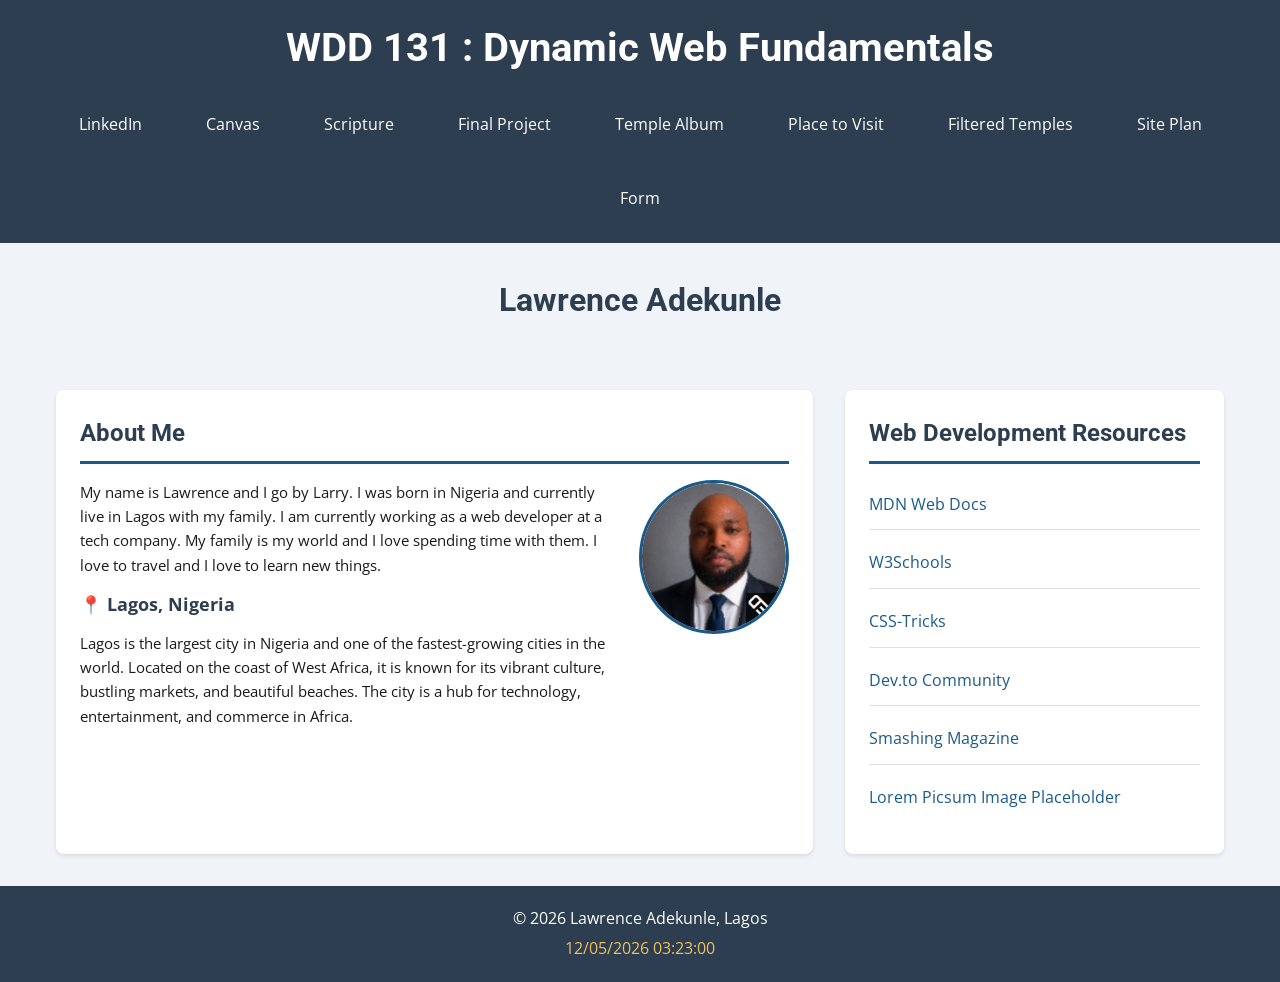
<file: index.html>
<!DOCTYPE html>
<html lang="en">
<head>
    <meta charset="UTF-8">
    <meta name="viewport" content="width=device-width, initial-scale=1.0">
    
    <!-- Page Title -->
    <title>WDD 131 – Dynamic Web Fundamentals – Lawrence Adekunle</title>
    
    <!-- Meta Description -->
    <meta name="description" content="WDD 131 – Dynamic Web Fundamentals - Lawrence Adekunle. Learning web development with HTML, CSS, and JavaScript.">
    
    <!-- Meta Author -->
    <meta name="author" content="Lawrence Adekunle">
    
    <!-- Google Fonts - Using link method (not @import) -->
    <link rel="preconnect" href="https://fonts.googleapis.com">
    <link rel="preconnect" href="https://fonts.gstatic.com" crossorigin>
    <link href="https://fonts.googleapis.com/css2?family=Roboto:wght@300;400;700&family=Open+Sans:wght@400;600&display=swap" rel="stylesheet">
    
    <!-- CSS Stylesheet -->
    <link rel="stylesheet" href="styles/base.css">
    
    <!-- JavaScript -->
    <script src="scripts/getdates.js" defer></script>
</head>
<body>
    <header>
        <!-- Fixed: span with course-title ID -->
        <span id="course-title">WDD 131 : Dynamic Web Fundamentals</span>
        <nav>
            <a href="https://www.linkedin.com/in/yourprofile/">LinkedIn</a>
            <a href="https://byupw.instructure.com/">Canvas</a>
            <a href="https://www.churchofjesuschrist.org/study/scriptures/bofm/1-ne/3?lang=eng&id=p7#p7">Scripture</a>
            <a href="#">Final Project</a>
            <a href="temple.html">Temple Album</a>
            <a href="place.html">Place to Visit</a>
            <a href="filtered-temples.html">Filtered Temples</a>
            <a href="project/siteplan.html">Site Plan</a>
            <a href="form.html">Form</a>
        </nav>
    </header>
    
    <main>
        <!-- Fixed: Only one h1 in main -->
        <h1>Lawrence Adekunle</h1>
        
        <section class="card about-card">
            <h2>About Me</h2>
            <div class="about-content">
                <div class="about-text">
                    <p>My name is Lawrence and I go by Larry. I was born in Nigeria and currently live in Lagos with my family. I am currently working as a web developer at a tech company. My family is my world and I love spending time with them. I love to travel and I love to learn new things.</p>
                    <p><strong>📍 Lagos, Nigeria</strong></p>
                    <p>Lagos is the largest city in Nigeria and one of the fastest-growing cities in the world. Located on the coast of West Africa, it is known for its vibrant culture, bustling markets, and beautiful beaches. The city is a hub for technology, entertainment, and commerce in Africa.</p>
                </div>
                <img src="images/law.png" alt="Profile photo of Lawrence Adekunle" class="profile-image" width="150" height="150">
            </div>
        </section>
        
        <section class="card resources-card">
            <h2>Web Development Resources</h2>
            <ul class="resources-list">
                <li><a href="https://developer.mozilla.org/en-US/">MDN Web Docs</a></li>
                <li><a href="https://www.w3schools.com/">W3Schools</a></li>
                <li><a href="https://css-tricks.com/">CSS-Tricks</a></li>
                <li><a href="https://dev.to/">Dev.to Community</a></li>
                <li><a href="https://www.smashingmagazine.com/">Smashing Magazine</a></li>
                <li><a href="https://loremipsum.io/">Lorem Picsum Image Placeholder</a></li>
            </ul>
        </section>
    </main>
    
    <footer>
        <!-- Fixed: span inside first p -->
        <p>&copy; <span id="currentyear"></span> Lawrence Adekunle, Lagos</p>
        <p id="lastModified"></p>
    </footer>
</body>
</html>
</file>
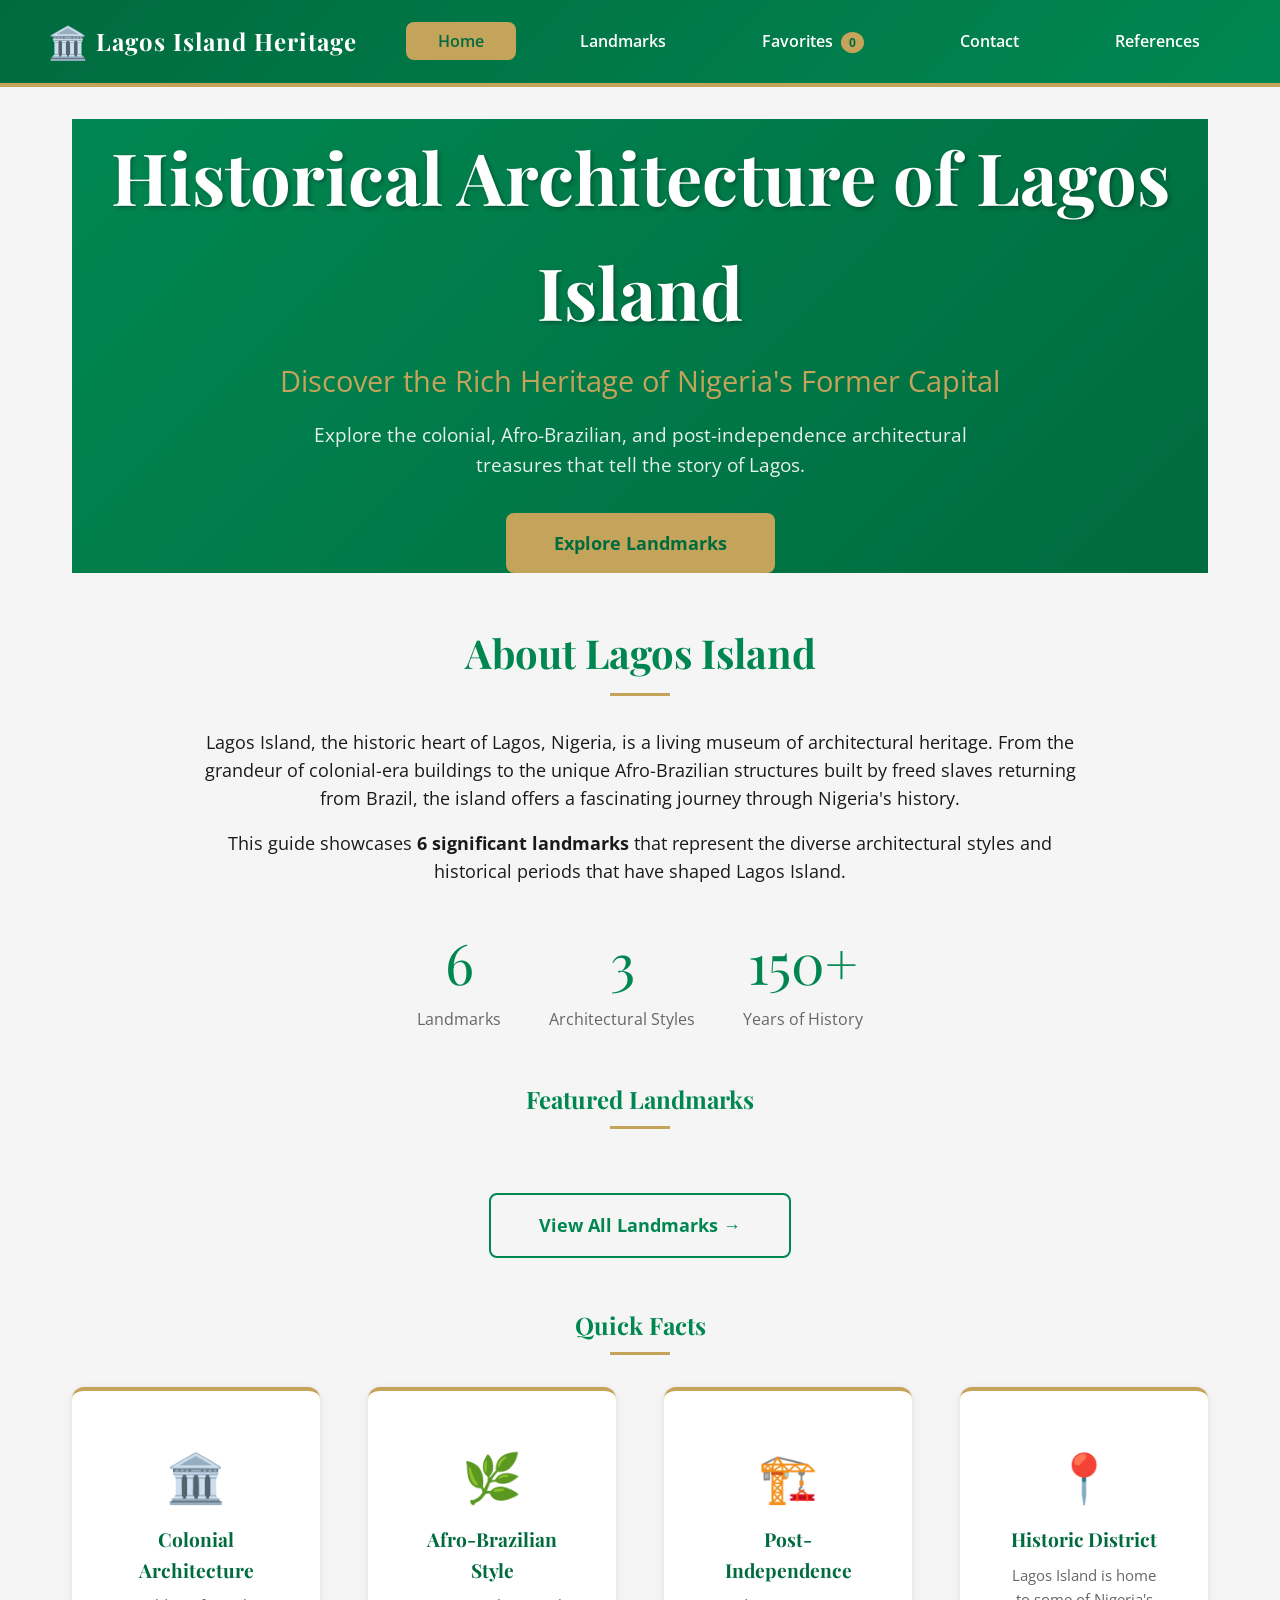
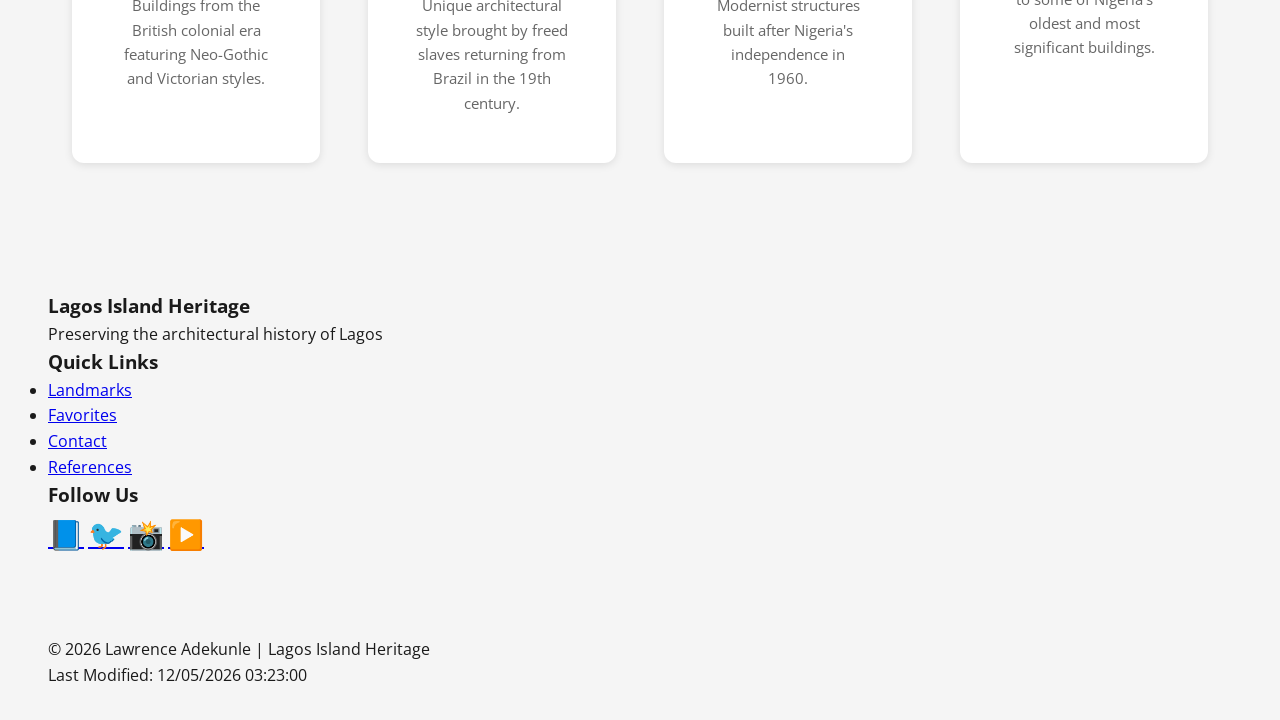
<file: project/index.html>
<!DOCTYPE html>
<html lang="en">
<head>
    <meta charset="UTF-8">
    <meta name="viewport" content="width=device-width, initial-scale=1.0">
    <meta name="description" content="Discover the historical architecture of Lagos Island, Nigeria. Explore colonial, Afro-Brazilian, and post-independence landmarks.">
    <meta name="author" content="Lawrence Adekunle">
    <title>Lagos Island Heritage - Historical Architecture Guide</title>
    
    <!-- Google Fonts -->
    <link rel="preconnect" href="https://fonts.googleapis.com">
    <link rel="preconnect" href="https://fonts.gstatic.com" crossorigin>
    <link href="https://fonts.googleapis.com/css2?family=Open+Sans:wght@400;600;700&amp;family=Playfair+Display:wght@700&amp;display=swap" rel="stylesheet">
    
    <!-- CSS -->
    <link rel="stylesheet" href="styles/main.css">
    <link rel="stylesheet" href="styles/main-large.css">
    
    <!-- JavaScript -->
    <script src="scripts/main.js" defer></script>
</head>
<body>
    <header>
        <div class="logo-container">
            <a href="index.html" class="logo-link">
                <span class="logo">🏛️</span>
                <span class="logo-text">Lagos Island Heritage</span>
            </a>
        </div>
        <nav>
            <button class="hamburger" aria-label="Toggle navigation">☰</button>
            <ul class="nav-links">
                <li><a href="index.html" class="active">Home</a></li>
                <li><a href="landmarks.html">Landmarks</a></li>
                <li><a href="favorites.html">Favorites <span id="favorites-count" class="badge">0</span></a></li>
                <li><a href="contact.html">Contact</a></li>
                <li><a href="references.html">References</a></li>
            </ul>
        </nav>
    </header>
    
    <main>
        <!-- Hero Section -->
        <section class="hero">
            <div class="hero-content">
                <h1>Historical Architecture of Lagos Island</h1>
                <p class="hero-subtitle">Discover the Rich Heritage of Nigeria's Former Capital</p>
                <p class="hero-description">Explore the colonial, Afro-Brazilian, and post-independence architectural treasures that tell the story of Lagos.</p>
                <a href="landmarks.html" class="btn-primary">Explore Landmarks</a>
            </div>
        </section>
        
        <!-- Introduction Section -->
        <section class="introduction">
            <h2>About Lagos Island</h2>
            <div class="intro-content">
                <p>Lagos Island, the historic heart of Lagos, Nigeria, is a living museum of architectural heritage. From the grandeur of colonial-era buildings to the unique Afro-Brazilian structures built by freed slaves returning from Brazil, the island offers a fascinating journey through Nigeria's history.</p>
                <p>This guide showcases <strong>6 significant landmarks</strong> that represent the diverse architectural styles and historical periods that have shaped Lagos Island.</p>
                <div class="stats">
                    <div class="stat">
                        <span class="stat-number">6</span>
                        <span class="stat-label">Landmarks</span>
                    </div>
                    <div class="stat">
                        <span class="stat-number">3</span>
                        <span class="stat-label">Architectural Styles</span>
                    </div>
                    <div class="stat">
                        <span class="stat-number">150+</span>
                        <span class="stat-label">Years of History</span>
                    </div>
                </div>
            </div>
        </section>
        
        <!-- Featured Landmarks Preview -->
        <section class="featured">
            <h2>Featured Landmarks</h2>
            <div id="featured-container" class="featured-grid">
                <!-- Dynamically loaded by JavaScript -->
            </div>
            <div class="view-all">
                <a href="landmarks.html" class="btn-secondary">View All Landmarks →</a>
            </div>
        </section>
        
        <!-- Quick Facts -->
        <section class="quick-facts">
            <h2>Quick Facts</h2>
            <div class="facts-grid">
                <div class="fact-card">
                    <span class="fact-icon">🏛️</span>
                    <h3>Colonial Architecture</h3>
                    <p>Buildings from the British colonial era featuring Neo-Gothic and Victorian styles.</p>
                </div>
                <div class="fact-card">
                    <span class="fact-icon">🌿</span>
                    <h3>Afro-Brazilian Style</h3>
                    <p>Unique architectural style brought by freed slaves returning from Brazil in the 19th century.</p>
                </div>
                <div class="fact-card">
                    <span class="fact-icon">🏗️</span>
                    <h3>Post-Independence</h3>
                    <p>Modernist structures built after Nigeria's independence in 1960.</p>
                </div>
                <div class="fact-card">
                    <span class="fact-icon">📍</span>
                    <h3>Historic District</h3>
                    <p>Lagos Island is home to some of Nigeria's oldest and most significant buildings.</p>
                </div>
            </div>
        </section>
    </main>
    
    <footer>
        <div class="footer-content">
            <div class="footer-section">
                <h4>Lagos Island Heritage</h4>
                <p>Preserving the architectural history of Lagos</p>
            </div>
            <div class="footer-section">
                <h4>Quick Links</h4>
                <ul>
                    <li><a href="landmarks.html">Landmarks</a></li>
                    <li><a href="favorites.html">Favorites</a></li>
                    <li><a href="contact.html">Contact</a></li>
                    <li><a href="references.html">References</a></li>
                </ul>
            </div>
            <div class="footer-section">
                <h4>Follow Us</h4>
                <div class="social-links">
                    <a href="#" aria-label="Facebook">📘</a>
                    <a href="#" aria-label="Twitter">🐦</a>
                    <a href="#" aria-label="Instagram">📸</a>
                    <a href="#" aria-label="YouTube">▶️</a>
                </div>
            </div>
        </div>
        <div class="footer-bottom">
            <p>&copy; <span id="year"></span> Lawrence Adekunle | Lagos Island Heritage</p>
            <p id="lastModified">Last Modified: </p>
        </div>
    </footer>
    
    <div id="notification" class="notification" style="display:none;"></div>
</body>
</html>
</file>
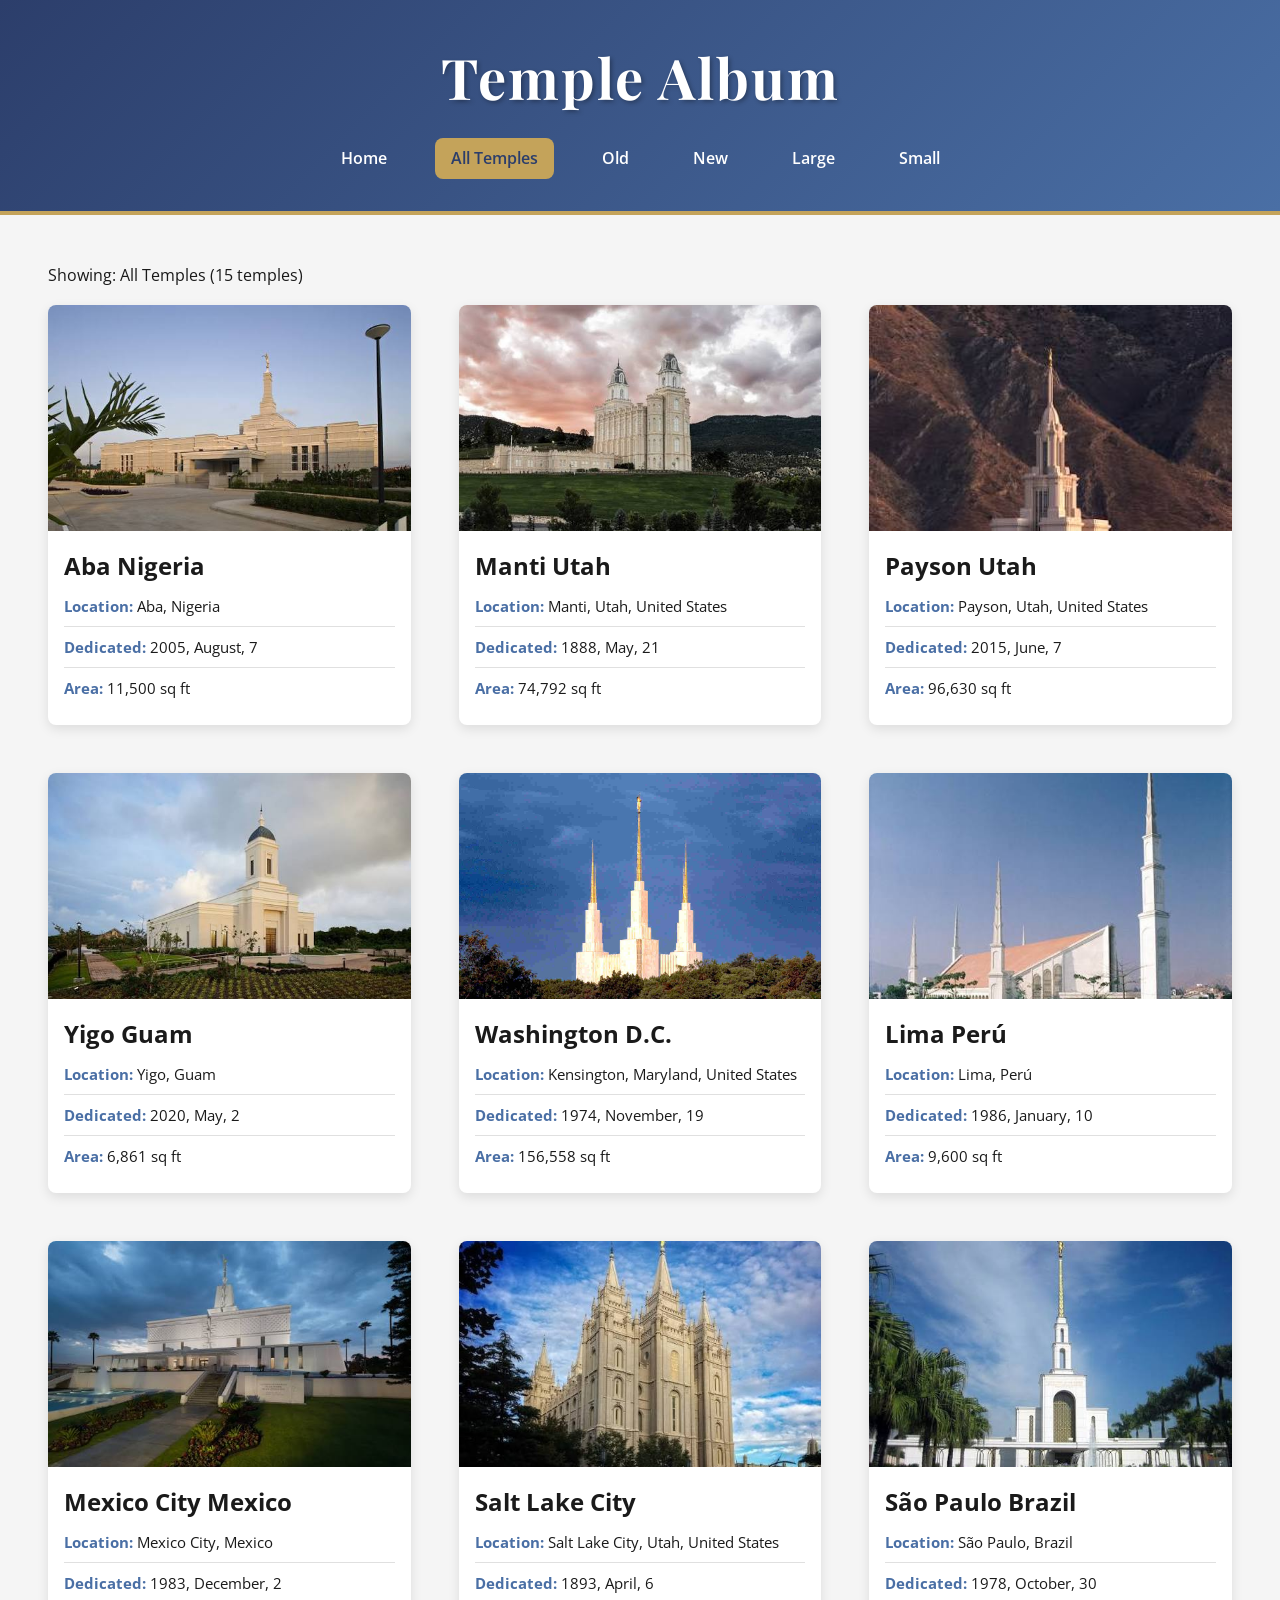
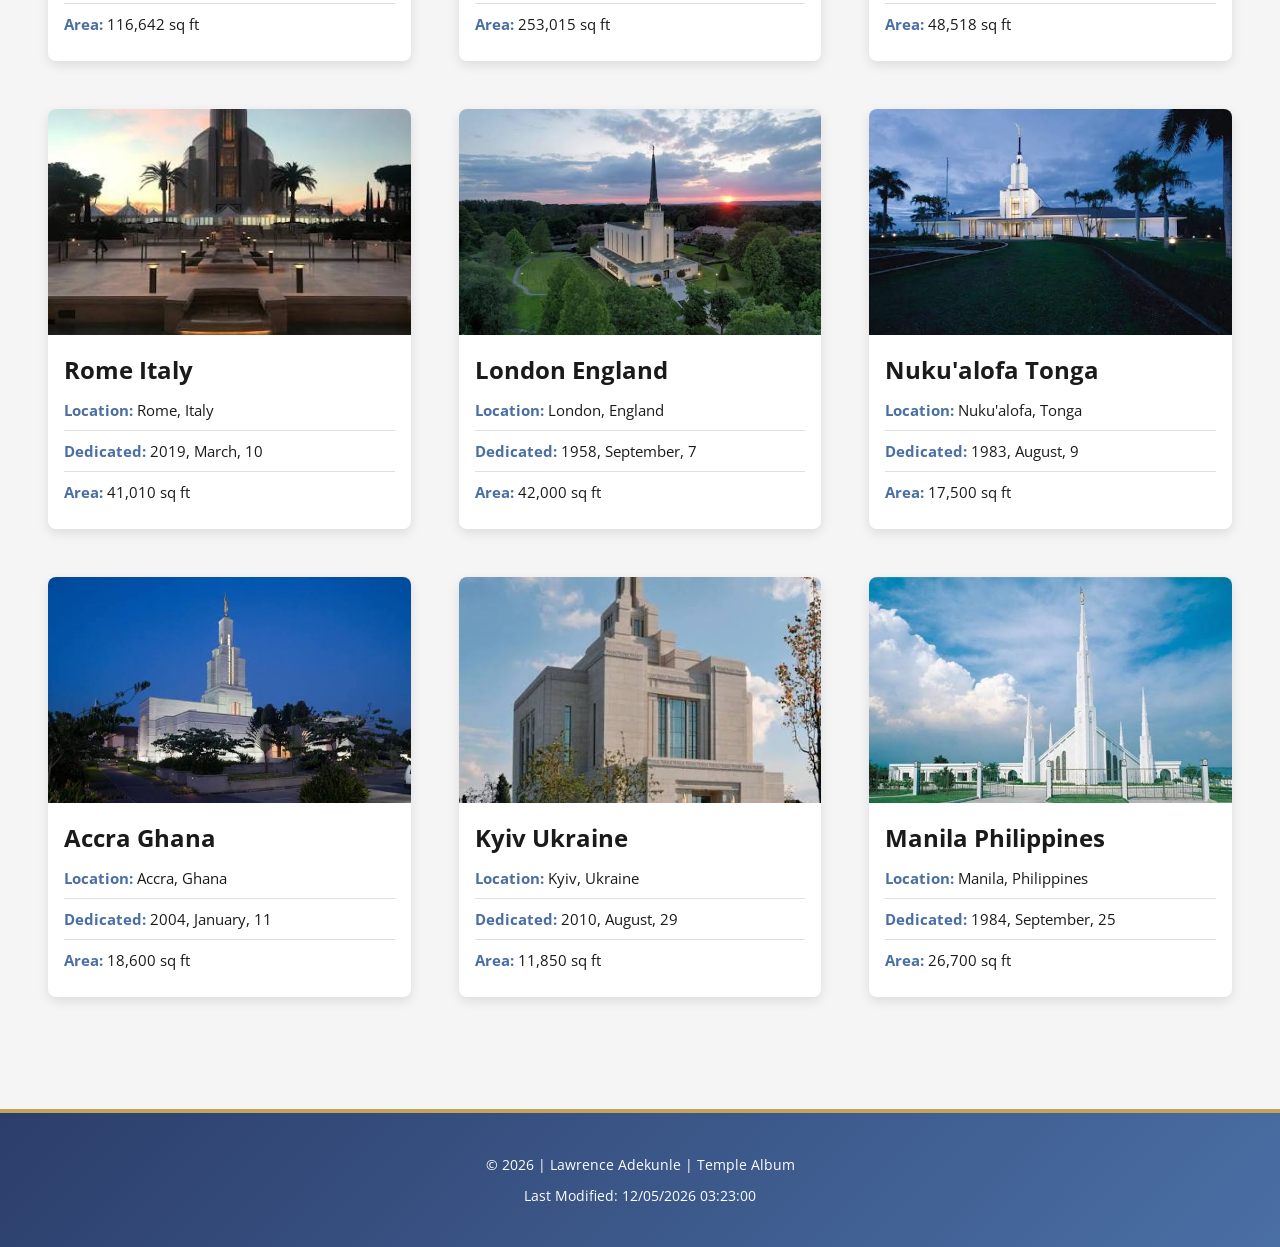
<file: filtered-temples.html>
<!DOCTYPE html>
<html lang="en">
<head>
    <meta charset="UTF-8">
    <meta name="viewport" content="width=device-width, initial-scale=1.0">
    <meta name="description" content="Explore temples of The Church of Jesus Christ of Latter-day Saints with interactive filtering">
    <meta name="author" content="Lawrence Adekunle">
    <title>Temple Album - Filtered Temples</title>
    
    <!-- Google Fonts -->
    <link rel="preconnect" href="https://fonts.googleapis.com">
    <link rel="preconnect" href="https://fonts.gstatic.com" crossorigin>
    <link href="https://fonts.googleapis.com/css2?family=Open+Sans:wght@400;600;700&amp;family=Playfair+Display:wght@700&amp;display=swap" rel="stylesheet">
    
    <!-- CSS -->
    <link rel="stylesheet" href="styles/filtered-temples.css">
    <link rel="stylesheet" href="styles/filtered-temples-large.css">
    
    <!-- JavaScript -->
    <script src="scripts/filtered-temples.js" defer></script>
</head>
<body>
    <header>
        <h1>Temple Album</h1>
        <nav>
            <a href="index.html" id="home-page">Home</a>
            <a href="#" id="filter-home" class="active">All Temples</a>
            <a href="#" id="filter-old">Old</a>
            <a href="#" id="filter-new">New</a>
            <a href="#" id="filter-large">Large</a>
            <a href="#" id="filter-small">Small</a>
        </nav>
    </header>
    
    <main>
        <!-- Filter Status Bar -->
        <div id="filter-status" class="filter-status">
            Showing: <span id="current-filter">All Temples</span>
            <span id="temple-count">(0 temples)</span>
        </div>
        
        <div id="temple-grid" class="temple-grid">
            <!-- Temple 1 -->
            <figure data-category="new" data-area="11500" data-year="2005">
                <img src="images/aba_nigeria.jpg"  alt="Aba Nigeria Temple" loading="lazy" 
                     width="400" 
                     height="250">
                <figcaption>
                    <h2>Aba Nigeria</h2>
                    <div class="temple-details">
                        <p><strong>Location:</strong> <span class="value">Aba, Nigeria</span></p>
                        <p><strong>Dedicated:</strong> <span class="value">2005, August, 7</span></p>
                        <p><strong>Area:</strong> <span class="value">11,500 sq ft</span></p>
                    </div>
                </figcaption>
            </figure>

            <!-- Temple 2 -->
            <figure data-category="old" data-area="74792" data-year="1888">
                <img src="images/manti_utah.jpg" 
                     alt="Manti Utah Temple" 
                     loading="lazy" 
                     width="400" 
                     height="250">
                <figcaption>
                    <h2>Manti Utah</h2>
                    <div class="temple-details">
                        <p><strong>Location:</strong> <span class="value">Manti, Utah, United States</span></p>
                        <p><strong>Dedicated:</strong> <span class="value">1888, May, 21</span></p>
                        <p><strong>Area:</strong> <span class="value">74,792 sq ft</span></p>
                    </div>
                </figcaption>
            </figure>

            <!-- Temple 3 -->
            <figure data-category="new large" data-area="96630" data-year="2015">
                <img src="images/payson_utah.jpg" alt="Payson Utah Temple" loading="lazy" 
                     width="400" 
                     height="250">
                <figcaption>
                    <h2>Payson Utah</h2>
                    <div class="temple-details">
                        <p><strong>Location:</strong> <span class="value">Payson, Utah, United States</span></p>
                        <p><strong>Dedicated:</strong> <span class="value">2015, June, 7</span></p>
                        <p><strong>Area:</strong> <span class="value">96,630 sq ft</span></p>
                    </div>
                </figcaption>
            </figure>

            <!-- Temple 4 -->
            <figure data-category="new small" data-area="6861" data-year="2020">
                <img src="images/yigo_guam.jpg" alt="Yigo Guam Temple" loading="lazy" 
                     width="400" 
                     height="250">
                <figcaption>
                    <h2>Yigo Guam</h2>
                    <div class="temple-details">
                        <p><strong>Location:</strong> <span class="value">Yigo, Guam</span></p>
                        <p><strong>Dedicated:</strong> <span class="value">2020, May, 2</span></p>
                        <p><strong>Area:</strong> <span class="value">6,861 sq ft</span></p>
                    </div>
                </figcaption>
            </figure>

            <!-- Temple 5 -->
            <figure data-category="large" data-area="156558" data-year="1974">
                <img src="images/washington_temple.jpg" alt="Washington D.C. Temple" loading="lazy" 
                     width="400" 
                     height="250">
                <figcaption>
                    <h2>Washington D.C.</h2>
                    <div class="temple-details">
                        <p><strong>Location:</strong> <span class="value">Kensington, Maryland, United States</span></p>
                        <p><strong>Dedicated:</strong> <span class="value">1974, November, 19</span></p>
                        <p><strong>Area:</strong> <span class="value">156,558 sq ft</span></p>
                    </div>
                </figcaption>
            </figure>

            <!-- Temple 6 -->
            <figure data-category="small" data-area="9600" data-year="1986">
                <img src="images/lima_peru.jpg" alt="Lima Perú Temple" loading="lazy" 
                     width="400" 
                     height="250">
                <figcaption>
                    <h2>Lima Perú</h2>
                    <div class="temple-details">
                        <p><strong>Location:</strong> <span class="value">Lima, Perú</span></p>
                        <p><strong>Dedicated:</strong> <span class="value">1986, January, 10</span></p>
                        <p><strong>Area:</strong> <span class="value">9,600 sq ft</span></p>
                    </div>
                </figcaption>
            </figure>

            <!-- Temple 7 -->
            <figure data-category="large" data-area="116642" data-year="1983">
                <img src="images/mexico_city_mexico.jpg" alt="Mexico City Mexico Temple" loading="lazy" 
                     width="400" 
                     height="250">
                <figcaption>
                    <h2>Mexico City Mexico</h2>
                    <div class="temple-details">
                        <p><strong>Location:</strong> <span class="value">Mexico City, Mexico</span></p>
                        <p><strong>Dedicated:</strong> <span class="value">1983, December, 2</span></p>
                        <p><strong>Area:</strong> <span class="value">116,642 sq ft</span></p>
                    </div>
                </figcaption>
            </figure>

            <!-- Temple 8 -->
            <figure data-category="old large" data-area="253015" data-year="1893">
                <img src="images/salt_lake.jpg" alt="Salt Lake City Temple" loading="lazy" 
                     width="400" 
                     height="250">
                <figcaption>
                    <h2>Salt Lake City</h2>
                    <div class="temple-details">
                        <p><strong>Location:</strong> <span class="value">Salt Lake City, Utah, United States</span></p>
                        <p><strong>Dedicated:</strong> <span class="value">1893, April, 6</span></p>
                        <p><strong>Area:</strong> <span class="value">253,015 sq ft</span></p>
                    </div>
                </figcaption>
            </figure>

            <!-- Temple 9 -->
            <figure data-category="" data-area="48518" data-year="1978">
                <img src="images/sao_paulo_brazil.jpg" alt="São Paulo Brazil Temple" loading="lazy" 
                     width="400" 
                     height="250">
                <figcaption>
                    <h2>São Paulo Brazil</h2>
                    <div class="temple-details">
                        <p><strong>Location:</strong> <span class="value">São Paulo, Brazil</span></p>
                        <p><strong>Dedicated:</strong> <span class="value">1978, October, 30</span></p>
                        <p><strong>Area:</strong> <span class="value">48,518 sq ft</span></p>
                    </div>
                </figcaption>
            </figure>

            <!-- Temple 10 -->
            <figure data-category="new" data-area="41010" data-year="2019">
                <img src="images/rome_italy.jpg" alt="Rome Italy Temple" loading="lazy" 
                     width="400" 
                     height="250">
                <figcaption>
                    <h2>Rome Italy</h2>
                    <div class="temple-details">
                        <p><strong>Location:</strong> <span class="value">Rome, Italy</span></p>
                        <p><strong>Dedicated:</strong> <span class="value">2019, March, 10</span></p>
                        <p><strong>Area:</strong> <span class="value">41,010 sq ft</span></p>
                    </div>
                </figcaption>
            </figure>

            <!-- Temple 11 -->
            <figure data-category="" data-area="42000" data-year="1958">
                <img src="images/london_england.jpg" alt="London England Temple" loading="lazy" 
                     width="400" 
                     height="250">
                <figcaption>
                    <h2>London England</h2>
                    <div class="temple-details">
                        <p><strong>Location:</strong> <span class="value">London, England</span></p>
                        <p><strong>Dedicated:</strong> <span class="value">1958, September, 7</span></p>
                        <p><strong>Area:</strong> <span class="value">42,000 sq ft</span></p>
                    </div>
                </figcaption>
            </figure>

            <!-- Temple 12 -->
            <figure data-category="" data-area="17500" data-year="1983">
                <img src="images/nukualofa_tonga.jpg" alt="Nuku'alofa Tonga Temple" loading="lazy" 
                     width="400" 
                     height="250">
                <figcaption>
                    <h2>Nuku'alofa Tonga</h2>
                    <div class="temple-details">
                        <p><strong>Location:</strong> <span class="value">Nuku'alofa, Tonga</span></p>
                        <p><strong>Dedicated:</strong> <span class="value">1983, August, 9</span></p>
                        <p><strong>Area:</strong> <span class="value">17,500 sq ft</span></p>
                    </div>
                </figcaption>
            </figure>

            <!-- Temple 13 -->
            <figure data-category="new" data-area="18600" data-year="2004">
                <img src="images/accra_ghana.jpg" alt="Accra Ghana Temple" loading="lazy" 
                     width="400" 
                     height="250">
                <figcaption>
                    <h2>Accra Ghana</h2>
                    <div class="temple-details">
                        <p><strong>Location:</strong> <span class="value">Accra, Ghana</span></p>
                        <p><strong>Dedicated:</strong> <span class="value">2004, January, 11</span></p>
                        <p><strong>Area:</strong> <span class="value">18,600 sq ft</span></p>
                    </div>
                </figcaption>
            </figure>

            <!-- Temple 14 -->
            <figure data-category="new" data-area="11850" data-year="2010">
                <img src="images/kyiv_ukraine.jpg" alt="Kyiv Ukraine Temple" loading="lazy" 
                     width="400" 
                     height="250">
                <figcaption>
                    <h2>Kyiv Ukraine</h2>
                    <div class="temple-details">
                        <p><strong>Location:</strong> <span class="value">Kyiv, Ukraine</span></p>
                        <p><strong>Dedicated:</strong> <span class="value">2010, August, 29</span></p>
                        <p><strong>Area:</strong> <span class="value">11,850 sq ft</span></p>
                    </div>
                </figcaption>
            </figure>

            <!-- Temple 15 -->
            <figure data-category="" data-area="26700" data-year="1984">
                <img src="images/manila_philippines.jpg" alt="Manila Philippines Temple" loading="lazy" 
                     width="400" 
                     height="250">
                <figcaption>
                    <h2>Manila Philippines</h2>
                    <div class="temple-details">
                        <p><strong>Location:</strong> <span class="value">Manila, Philippines</span></p>
                        <p><strong>Dedicated:</strong> <span class="value">1984, September, 25</span></p>
                        <p><strong>Area:</strong> <span class="value">26,700 sq ft</span></p>
                    </div>
                </figcaption>
            </figure>
        </div>
    </main>
    
    <footer>
        <p>&copy; <span id="year"></span> | Lawrence Adekunle | Temple Album</p>
        <p id="lastModified">Last Modified: </p>
    </footer>
</body>
</html>
</file>
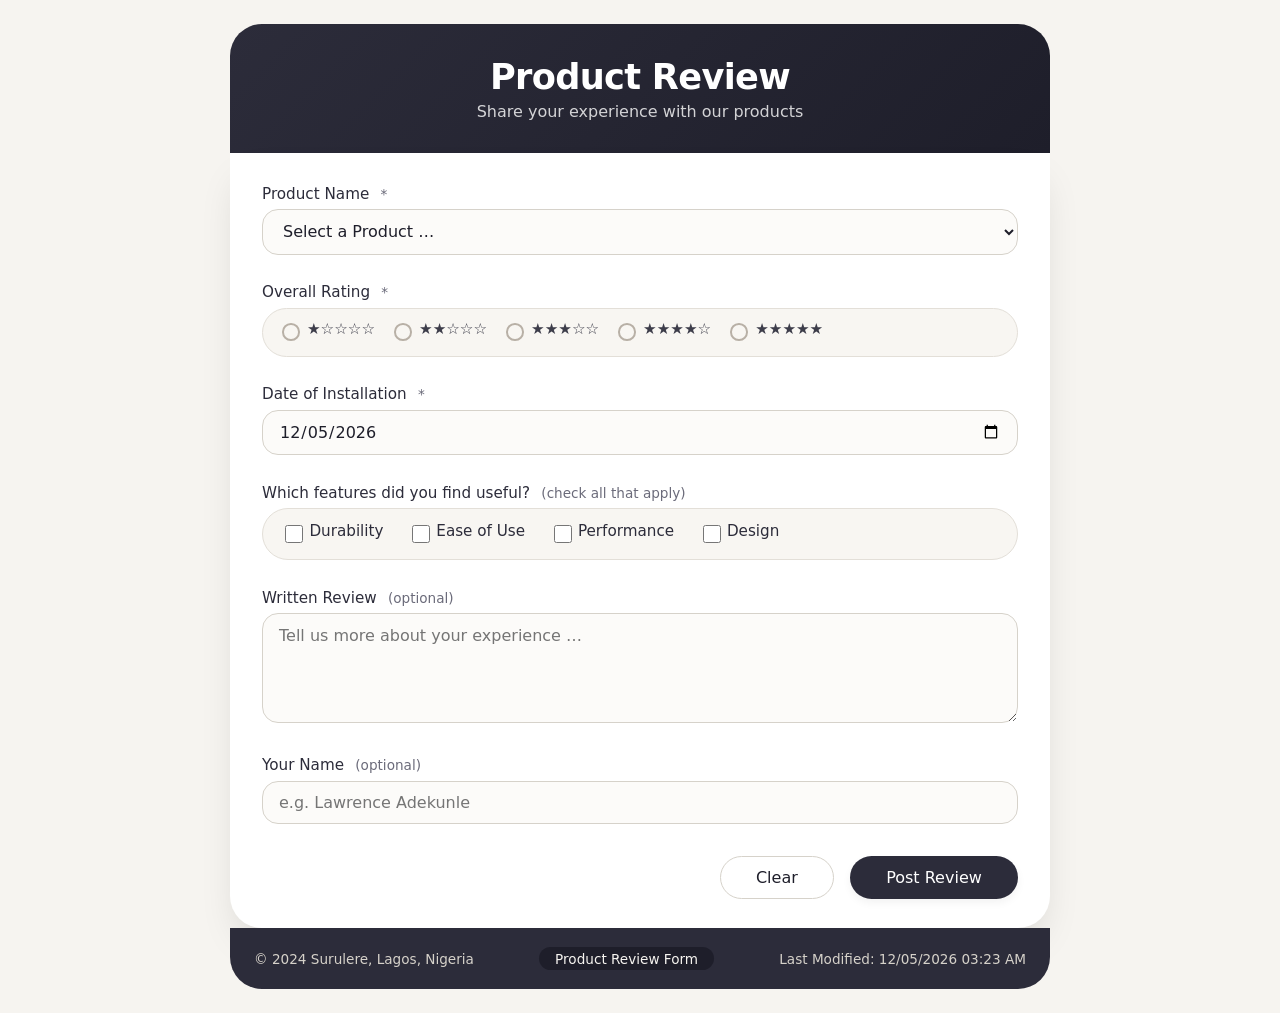
<file: form.html>
<!DOCTYPE html>
<html lang="en">
<head>
    <!-- ✅ FIXED: No self-closing slashes on any void elements -->
    <meta charset="UTF-8">
    <meta name="viewport" content="width=device-width, initial-scale=1.0">
    <meta name="description" content="Share your product experience by submitting a review. Rate features, installation date, and provide feedback on our products.">
    <meta name="author" content="Lawrence Adekunle">
    <title>Product Review Form</title>
    <link rel="stylesheet" href="styles/form.css">
    <script src="scripts/script.js" defer></script>
</head>
<body>
    <header>
        <div class="header-content">
            <h1>Product Review</h1>
            <p class="header-subtitle">Share your experience with our products</p>
        </div>
    </header>

    <main>
        <div class="review-card">
            <form id="reviewForm" method="get" action="review.html" novalidate>

                <!-- 1. Product Name (select, required) -->
                <div class="form-group">
                    <label for="productSelect">Product Name <span class="label-hint" aria-hidden="true">*</span></label>
                    <select id="productSelect" name="product" required aria-required="true">
                        <option value="" disabled selected>Select a Product …</option>
                    </select>
                </div>

                <!-- 2. Overall Rating (radio, required) -->
                <div class="form-group">
                    <label>Overall Rating <span class="label-hint" aria-hidden="true">*</span></label>
                    <div class="rating-group" id="ratingGroup" role="radiogroup">
                        <span class="rating-option">
                            <input type="radio" name="rating" id="rating1" value="1" required aria-required="true">
                            <label for="rating1" class="star-label">★☆☆☆☆</label>
                        </span>
                        <span class="rating-option">
                            <input type="radio" name="rating" id="rating2" value="2" required aria-required="true">
                            <label for="rating2" class="star-label">★★☆☆☆</label>
                        </span>
                        <span class="rating-option">
                            <input type="radio" name="rating" id="rating3" value="3" required aria-required="true">
                            <label for="rating3" class="star-label">★★★☆☆</label>
                        </span>
                        <span class="rating-option">
                            <input type="radio" name="rating" id="rating4" value="4" required aria-required="true">
                            <label for="rating4" class="star-label">★★★★☆</label>
                        </span>
                        <span class="rating-option">
                            <input type="radio" name="rating" id="rating5" value="5" required aria-required="true">
                            <label for="rating5" class="star-label">★★★★★</label>
                        </span>
                    </div>
                </div>

                <!-- 3. Date of Installation -->
                <div class="form-group">
                    <label for="installDate">Date of Installation <span class="label-hint" aria-hidden="true">*</span></label>
                    <input type="date" id="installDate" name="installDate" required aria-required="true">
                </div>

                <!-- 4. Useful Features (checkboxes) -->
                <div class="form-group">
                    <label>Which features did you find useful? <span class="label-hint">(check all that apply)</span></label>
                    <div class="checkbox-grid">
                        <span class="checkbox-item">
                            <input type="checkbox" id="featDurability" name="features" value="durability" required aria-required="true">
                            <label for="featDurability">Durability</label>
                        </span>
                        <span class="checkbox-item">
                            <input type="checkbox" id="featEase" name="features" value="ease">
                            <label for="featEase">Ease of Use</label>
                        </span>
                        <span class="checkbox-item">
                            <input type="checkbox" id="featPerformance" name="features" value="performance">
                            <label for="featPerformance">Performance</label>
                        </span>
                        <span class="checkbox-item">
                            <input type="checkbox" id="featDesign" name="features" value="design">
                            <label for="featDesign">Design</label>
                        </span>
                    </div>
                </div>

                <!-- 5. Written Review (optional) -->
                <div class="form-group">
                    <label for="reviewText">Written Review <span class="label-hint">(optional)</span></label>
                    <textarea id="reviewText" name="review" placeholder="Tell us more about your experience …"></textarea>
                </div>

                <!-- 6. Your Name (optional) -->
                <div class="form-group">
                    <label for="userName">Your Name <span class="label-hint">(optional)</span></label>
                    <input type="text" id="userName" name="userName" placeholder="e.g. Lawrence Adekunle">
                </div>

                <!-- Action buttons -->
                <div class="action-bar">
                    <button type="reset" class="button button-outline">Clear</button>
                    <button type="submit" class="button button-primary">Post Review</button>
                </div>

            </form>
        </div>
    </main>

    <footer>
        <div class="footer-content">
            <span>&copy; 2024 Surulere, Lagos, Nigeria</span>
            <span class="badge">Product Review Form</span>
            <span id="lastModified">Last Modified: </span>
        </div>
    </footer>
</body>
</html>
</file>
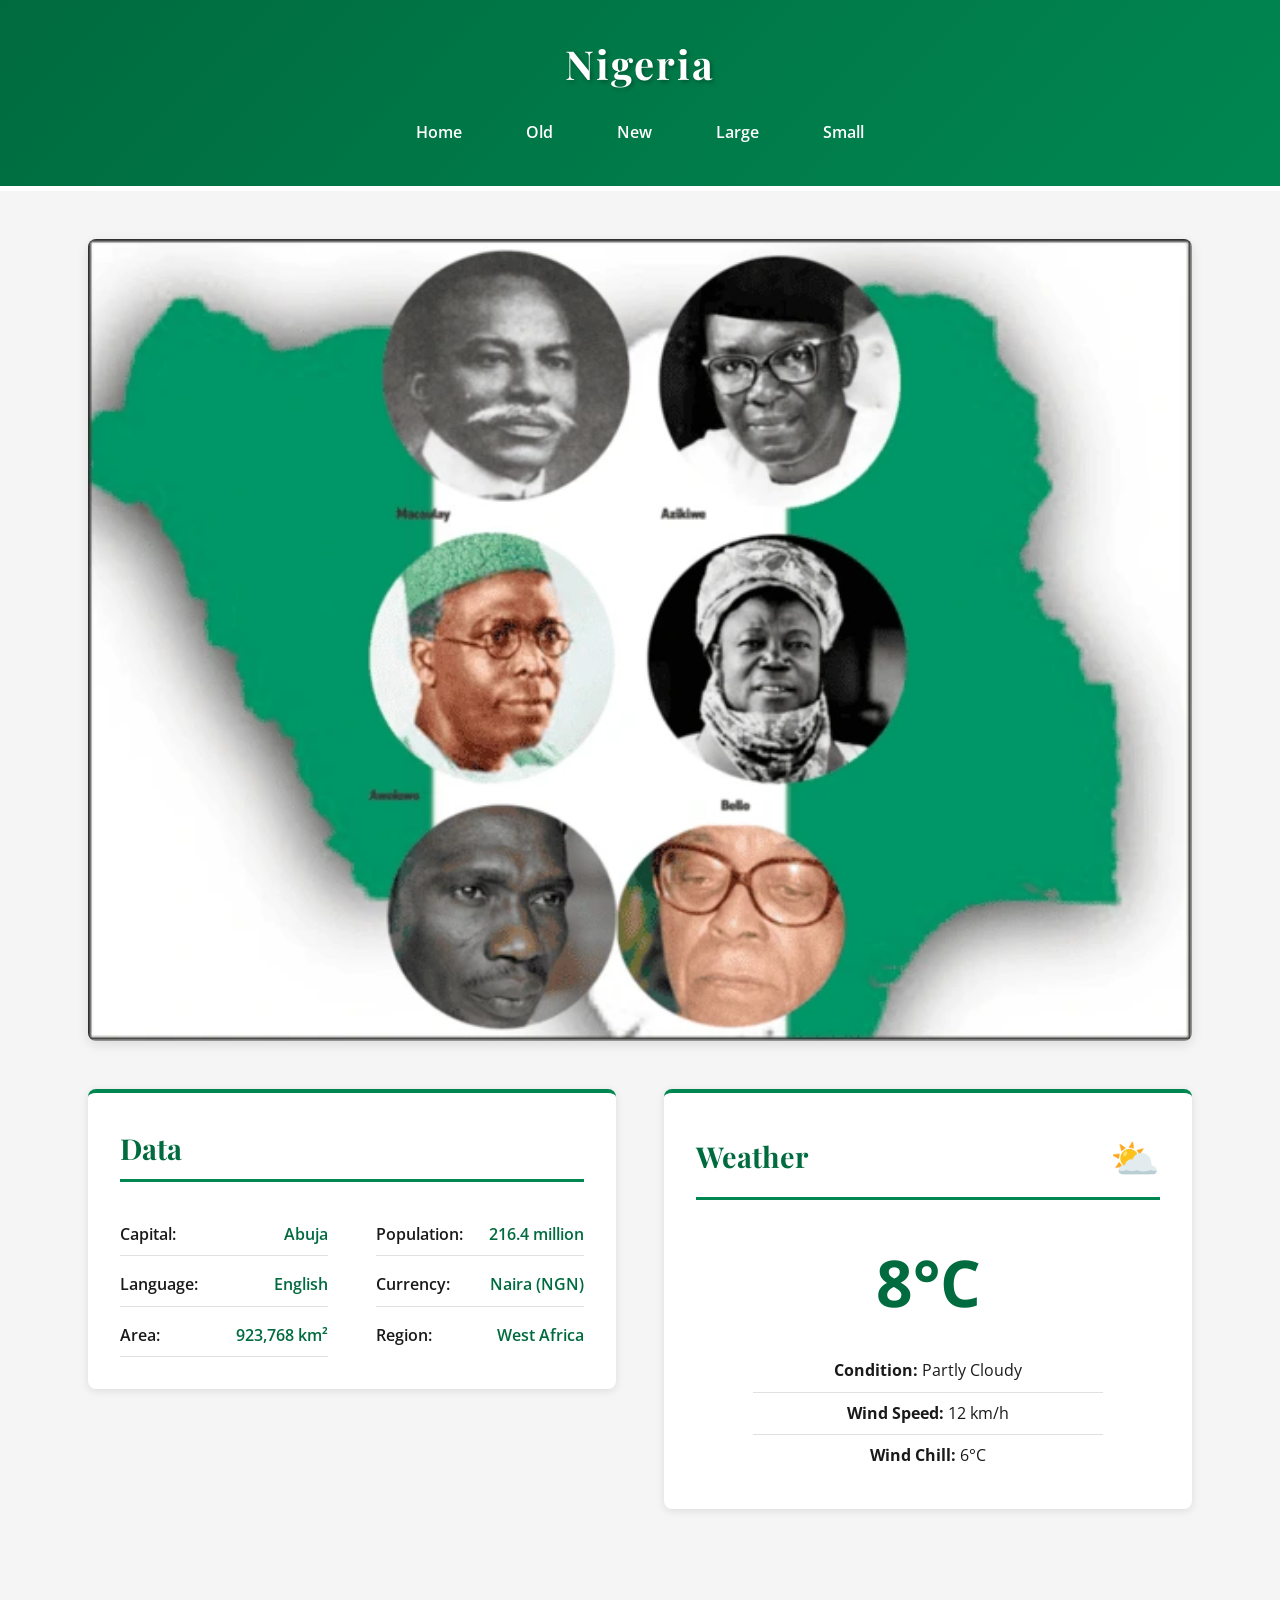
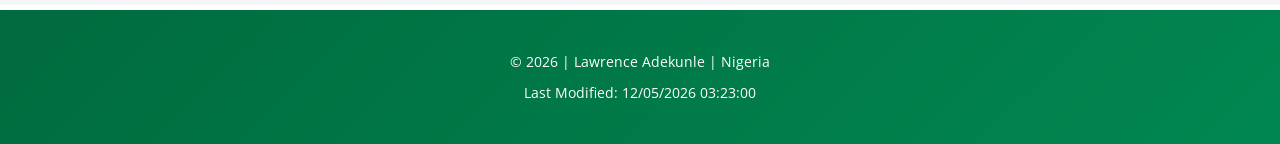
<file: place.html>
<!DOCTYPE html>
<html lang="en">
<head>
    <meta charset="UTF-8">
    <meta name="viewport" content="width=device-width, initial-scale=1.0">
    <meta name="description" content="Discover Nigeria - a vibrant country with rich culture, diverse landscapes, and warm hospitality. Learn about Nigerian cities, weather, and attractions.">
    <meta name="author" content="Lawrence Adekunle">
    <title>Nigeria - A Place to Visit</title>
    
    <!-- Google Fonts -->
    <link rel="preconnect" href="https://fonts.googleapis.com">
    <link rel="preconnect" href="https://fonts.gstatic.com" crossorigin>
    <link href="https://fonts.googleapis.com/css2?family=Open+Sans:wght@400;600;700&family=Playfair+Display:wght@700&display=swap" rel="stylesheet">
    
    <!-- CSS -->
    <link rel="stylesheet" href="styles/place.css">
    <link rel="stylesheet" href="styles/place-large.css">
    
    <!-- JavaScript -->
    <script src="scripts/place.js" defer></script>
</head>
<body>
    <header>
        <h1>Nigeria</h1>
        <nav>
            <a href="#">Home</a>
            <a href="#">Old</a>
            <a href="#">New</a>
            <a href="#">Large</a>
            <a href="#">Small</a>
        </nav>
    </header>
    
    <main>
        <!-- Hero Section with srcset -->
        <picture class="hero">
            <source srcset="images/nigeria-hero-small.webp" media="(max-width: 600px)" type="image/webp">
            <source srcset="images/nigeria-hero-medium.webp" media="(max-width: 1024px)" type="image/webp">
            <img src="images/nigeria-hero-large.webp" alt="Beautiful landscape of Nigeria" loading="lazy">
        </picture>
        
        <!-- Content Grid -->
        <div class="content-grid">
            <!-- Data Section -->
            <section class="data-card">
                <h2>Data</h2>
                <div class="data-grid">
                    <div class="data-item">
                        <span class="label">Capital:</span>
                        <span class="value">Abuja</span>
                    </div>
                    <div class="data-item">
                        <span class="label">Population:</span>
                        <span class="value">216.4 million</span>
                    </div>
                    <div class="data-item">
                        <span class="label">Language:</span>
                        <span class="value">English</span>
                    </div>
                    <div class="data-item">
                        <span class="label">Currency:</span>
                        <span class="value">Naira (NGN)</span>
                    </div>
                    <div class="data-item">
                        <span class="label">Area:</span>
                        <span class="value">923,768 km²</span>
                    </div>
                    <div class="data-item">
                        <span class="label">Region:</span>
                        <span class="value">West Africa</span>
                    </div>
                </div>
            </section>
            
            <!-- Weather Section -->
            <section class="weather-card">
                <h2>
                    Weather
                    <span class="weather-icon-large">⛅</span>
                </h2>
                <div class="weather-content">
                    <div class="weather-main">
                        <!-- SVG icon - visible on mobile only -->
                        <img src="images/sunny-weather.svg" alt="Sunny weather" class="weather-icon-mobile" width="80" height="80">
                        <div class="weather-temp">
                            <span class="temperature">8</span>°C
                        </div>
                    </div>
                    <div class="weather-details">
                        <p><strong>Condition:</strong> Partly Cloudy</p>
                        <p><strong>Wind Speed:</strong> <span id="wind-speed">12</span> km/h</p>
                        <p><strong>Wind Chill:</strong> <span id="wind-chill">N/A</span></p>
                    </div>
                </div>
            </section>
        </div>
    </main>
    
    <footer>
        <p>&copy; <span id="year"></span> | Lawrence Adekunle | Nigeria</p>
        <p id="lastModified">Last Modified: </p>
    </footer>
</body>
</html>
</file>
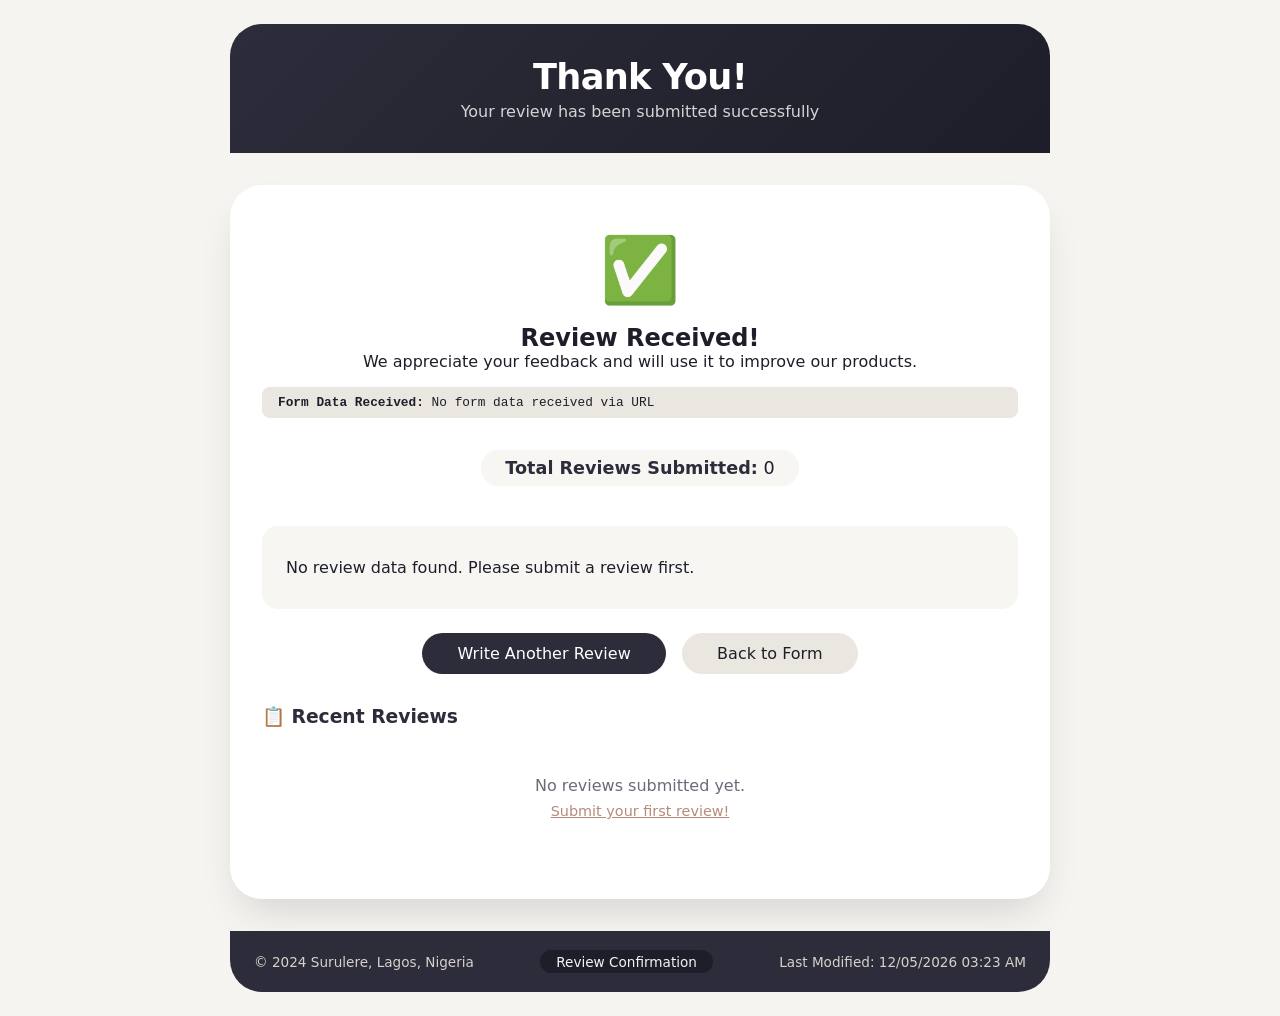
<file: review.html>
<!DOCTYPE html>
<html lang="en">
<head>
    <!-- ✅ FIXED: No self-closing slashes on any void elements -->
    <meta charset="UTF-8">
    <meta name="viewport" content="width=device-width, initial-scale=1.0">
    <meta name="description" content="Review confirmation page - thank you for your feedback!">
    <title>Review Submitted</title>
    <link rel="stylesheet" href="styles/form.css">
    <style>
        .confirmation-card {
            max-width: 820px;
            margin: 2rem auto;
            background: white;
            border-radius: 2rem;
            padding: 3rem 2rem;
            text-align: center;
            box-shadow: 0 20px 40px -12px rgba(0, 0, 0, 0.15);
        }
        .checkmark {
            font-size: 4rem;
            margin-bottom: 1rem;
            color: #4CAF50;
        }
        .review-count {
            background: #f8f6f2;
            padding: 0.5rem 1.5rem;
            border-radius: 40px;
            display: inline-block;
            margin: 1rem 0;
            font-size: 1.1rem;
        }
        .review-count strong {
            color: #2c2c3a;
        }
        .review-details {
            text-align: left;
            background: #f8f6f2;
            padding: 1.5rem;
            border-radius: 1rem;
            margin: 1.5rem 0;
        }
        .review-details p {
            margin: 0.5rem 0;
        }
        .review-details strong {
            color: #2c2c3a;
        }
        .button {
            display: inline-block;
            padding: 0.7rem 2.2rem;
            border-radius: 60px;
            text-decoration: none;
            font-weight: 500;
            background: #2c2c3a;
            color: white;
            border: none;
            cursor: pointer;
            transition: 0.2s;
        }
        .button:hover {
            background: #1e1e2a;
            transform: scale(0.98);
        }
        .all-reviews {
            margin-top: 2rem;
            text-align: left;
        }
        .all-reviews h3 {
            margin-bottom: 1rem;
            color: #2c2c3a;
        }
        .review-item {
            background: #f8f6f2;
            padding: 1rem;
            margin: 0.5rem 0;
            border-radius: 0.5rem;
            border-left: 4px solid #b68b7a;
        }
        .review-item h4 {
            margin: 0 0 0.3rem 0;
            color: #2c2c3a;
        }
        .review-item small {
            color: #6b6b7a;
        }
        .review-item .rating-stars {
            color: #f5a623;
            font-size: 1.1rem;
        }
        .empty-state {
            color: #6b6b7a;
            padding: 2rem;
            text-align: center;
        }
        .action-buttons {
            display: flex;
            gap: 1rem;
            justify-content: center;
            flex-wrap: wrap;
            margin-top: 1.5rem;
        }
        .button-secondary {
            background: #eae6e0;
            color: #1e1e2a;
        }
        .button-secondary:hover {
            background: #d6d2ca;
        }
        .url-params {
            background: #eae6e0;
            padding: 0.5rem 1rem;
            border-radius: 0.5rem;
            font-family: monospace;
            font-size: 0.8rem;
            word-break: break-all;
            margin: 1rem 0;
            text-align: left;
        }
        /* ✅ FIXED: Removed self-closing from input styles */
        input, select, textarea {
            box-sizing: border-box;
        }
    </style>
</head>
<body>
    <header>
        <div class="header-content">
            <h1>Thank You!</h1>
            <p class="header-subtitle">Your review has been submitted successfully</p>
        </div>
    </header>

    <main>
        <div class="confirmation-card" id="confirmationCard">
            <div class="checkmark">✅</div>
            <h2>Review Received!</h2>
            <p>We appreciate your feedback and will use it to improve our products.</p>
            
            <div class="url-params" id="urlParams">
                <strong>Form Data Received:</strong> <span id="paramDisplay">Loading...</span>
            </div>
            
            <div class="review-count">
                <strong>Total Reviews Submitted:</strong> <span id="totalReviews">0</span>
            </div>

            <div class="review-details" id="reviewDetails">
                <!-- Populated by JavaScript -->
            </div>

            <div class="action-buttons">
                <a href="index.html" class="button">Write Another Review</a>
                <a href="index.html" class="button button-secondary">Back to Form</a>
            </div>

            <div class="all-reviews">
                <h3>📋 Recent Reviews</h3>
                <div id="allReviewsList">
                    <!-- Populated by JavaScript -->
                </div>
            </div>
        </div>
    </main>

    <footer>
        <div class="footer-content">
            <span>&copy; 2024 Surulere, Lagos, Nigeria</span>
            <span class="badge">Review Confirmation</span>
            <span id="lastModified">Last Modified: </span>
        </div>
    </footer>

    <script>
        (function() {
            'use strict';

            var urlParams = new URLSearchParams(window.location.search);
            var paramDisplay = document.getElementById('paramDisplay');
            
            if (urlParams.toString()) {
                var paramsList = [];
                for (var pair of urlParams.entries()) {
                    paramsList.push(pair[0] + ': ' + pair[1]);
                }
                paramDisplay.textContent = paramsList.join(' | ');
            } else {
                paramDisplay.textContent = 'No form data received via URL';
            }

            var reviews = JSON.parse(localStorage.getItem('productReviews') || '[]');
            var reviewCount = parseInt(localStorage.getItem('reviewCount') || '0');
            var lastId = parseInt(localStorage.getItem('lastReviewId') || '-1');

            document.getElementById('totalReviews').textContent = reviewCount;

            var reviewDetails = document.getElementById('reviewDetails');
            
            if (lastId >= 0 && reviews[lastId]) {
                var review = reviews[lastId];
                var stars = '★'.repeat(parseInt(review.rating) || 0) + '☆'.repeat(5 - (parseInt(review.rating) || 0));
                
                reviewDetails.innerHTML = `
                    <h3>📝 Your Recent Review</h3>
                    <p><strong>Product:</strong> ${review.product}</p>
                    <p><strong>Rating:</strong> <span class="rating-stars">${stars}</span> (${review.rating}/5)</p>
                    <p><strong>Installation Date:</strong> ${review.installDate}</p>
                    <p><strong>Features:</strong> ${review.features.length > 0 ? review.features.join(', ') : 'None selected'}</p>
                    <p><strong>Review:</strong> ${review.review || 'No written review provided.'}</p>
                    <p><strong>Reviewer:</strong> ${review.userName}</p>
                    <p><small>Submitted: ${new Date(review.timestamp).toLocaleString()}</small></p>
                `;
            } else {
                reviewDetails.innerHTML = '<p>No review data found. Please submit a review first.</p>';
            }

            var allReviewsList = document.getElementById('allReviewsList');
            if (reviews.length === 0) {
                allReviewsList.innerHTML = `
                    <div class="empty-state">
                        <p>No reviews submitted yet.</p>
                        <p style="margin-top: 0.5rem; font-size: 0.9rem;">
                            <a href="index.html" style="color: #b68b7a;">Submit your first review!</a>
                        </p>
                    </div>
                `;
            } else {
                var recentReviews = reviews.slice(-5).reverse();
                allReviewsList.innerHTML = recentReviews.map(function(r, index) {
                    var stars = '★'.repeat(parseInt(r.rating) || 0) + '☆'.repeat(5 - (parseInt(r.rating) || 0));
                    return `
                        <div class="review-item">
                            <h4>${r.product}</h4>
                            <div class="rating-stars">${stars}</div>
                            <small>By ${r.userName} on ${new Date(r.timestamp).toLocaleDateString()}</small>
                            <p style="margin-top: 0.5rem;">${r.review ? r.review.substring(0, 100) + (r.review.length > 100 ? '...' : '') : 'No review text'}</p>
                            <small>Features: ${r.features.join(', ') || 'None'}</small>
                        </div>
                    `;
                }).join('');
            }

            var lastModified = document.getElementById('lastModified');
            if (lastModified) {
                var now = new Date();
                var dateStr = now.toLocaleDateString('en-US', {
                    year: 'numeric',
                    month: '2-digit',
                    day: '2-digit'
                });
                var timeStr = now.toLocaleTimeString('en-US', {
                    hour: '2-digit',
                    minute: '2-digit'
                });
                lastModified.textContent = 'Last Modified: ' + dateStr + ' ' + timeStr;
            }

            console.log('✅ Review page loaded');
            console.log('📝 Total reviews in localStorage:', reviews.length);

        })();
    </script>
</body>
</html>
</file>
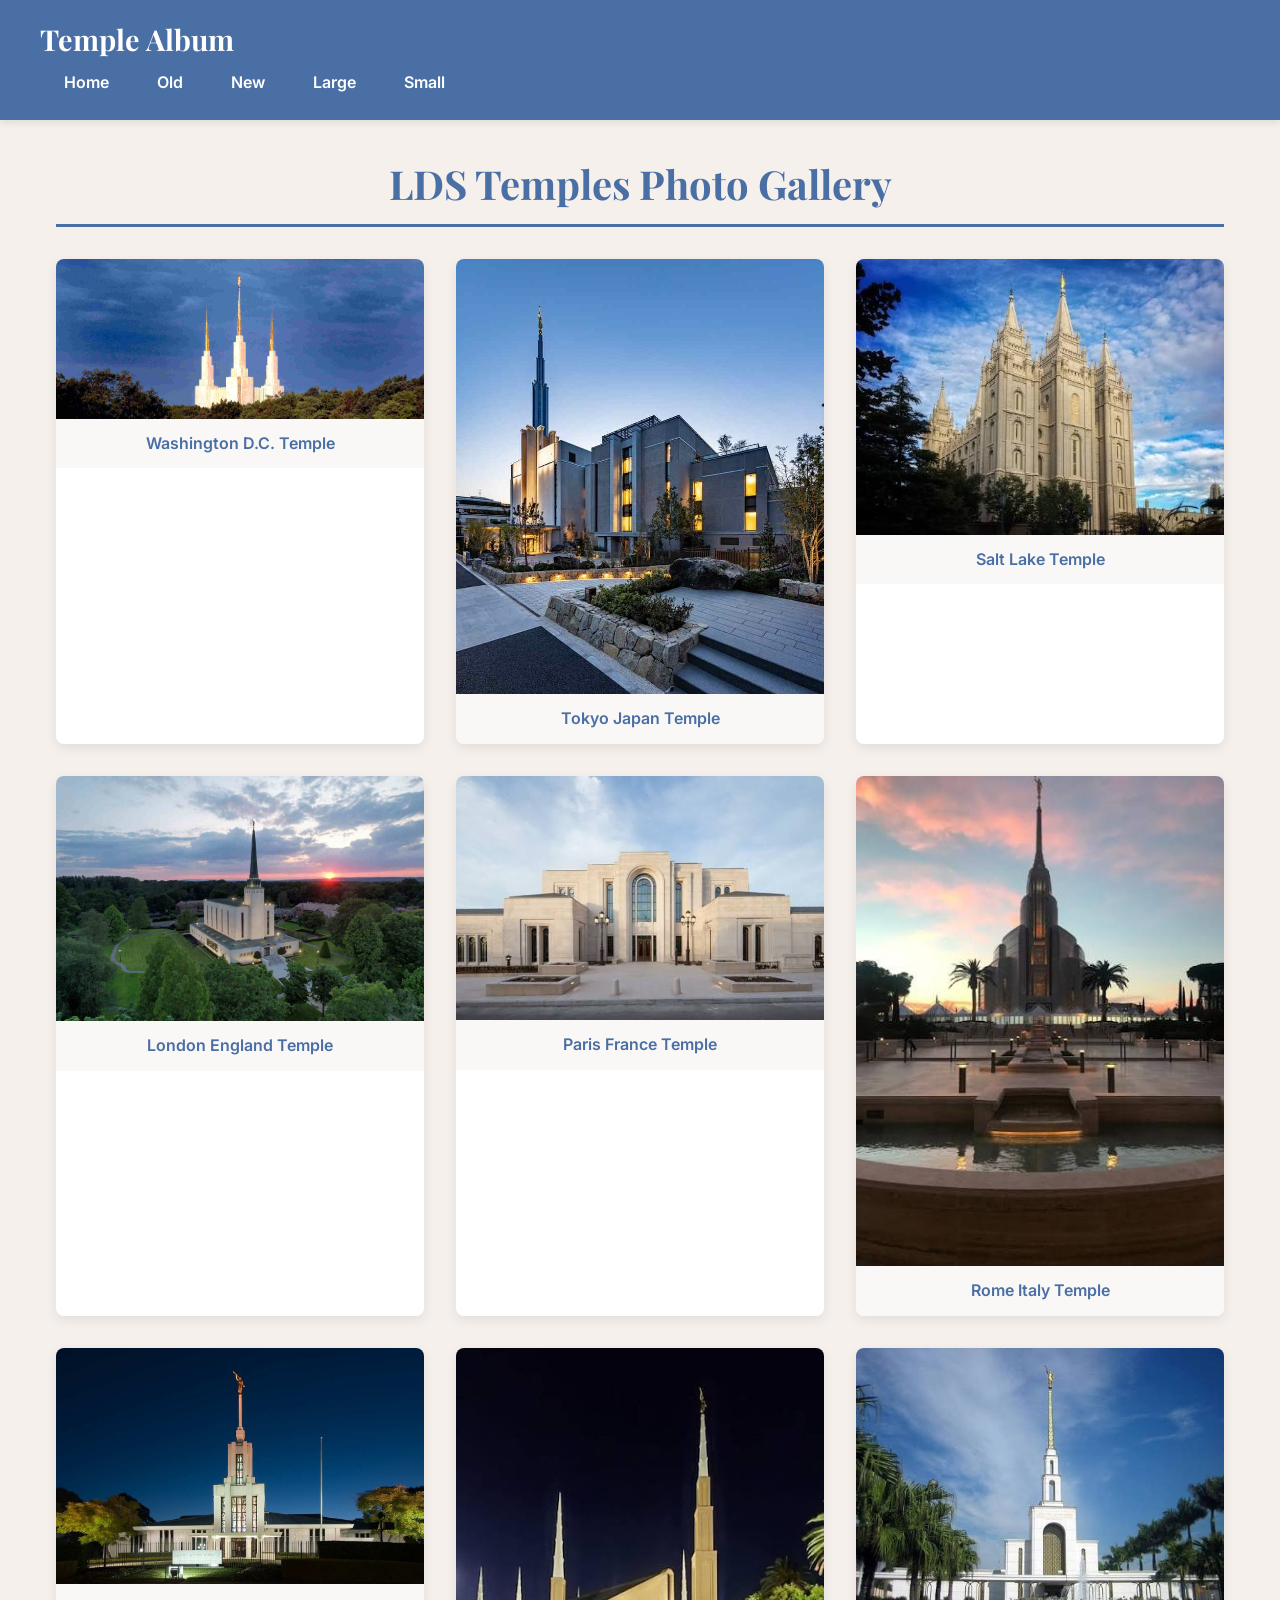
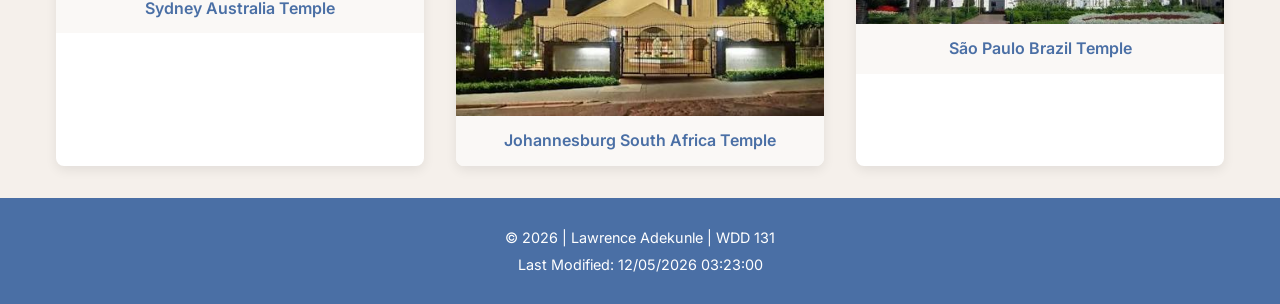
<file: temple.html>
<!DOCTYPE html>
<html lang="en">
<head>
    <meta charset="UTF-8">
    <meta name="viewport" content="width=device-width, initial-scale=1.0">
    
    <!-- ===== REQUIRED META TAGS ===== -->
    <!-- Meta Description - 50-160 characters -->
    <meta name="description" content="Explore a beautiful photo gallery of LDS temples from around the world, including Washington D.C., Tokyo, London, Paris, Rome, and more.">
    
    <!-- Meta Author - Student name -->
    <meta name="author" content="Lawrence Adekunle">
    
    <!-- Meta Title -->
    <title>Temple Album - LDS Temples Photo Gallery</title>
    
    <!-- Google Fonts -->
    <link rel="preconnect" href="https://fonts.googleapis.com">
    <link rel="preconnect" href="https://fonts.gstatic.com" crossorigin>
    <link href="https://fonts.googleapis.com/css2?family=Inter:wght@400;600;700&family=Playfair+Display:wght@700&display=swap" rel="stylesheet">
    
    <!-- CSS Files -->
    <link rel="stylesheet" href="styles/temples.css">
    <link rel="stylesheet" href="styles/temples-large.css">
    
    <!-- JavaScript -->
    <script src="scripts/temples.js" defer></script>
</head>
<body>
    <header>
        <div class="header-content">
            <!-- CHANGED: h1 to h2 -->
            <h2 class="site-title">Temple Album</h2>
            <button id="hamburger" aria-label="Toggle navigation menu">☰</button>
        </div>
        <nav>
            <ul>
                <li><a href="#">Home</a></li>
                <li><a href="#">Old</a></li>
                <li><a href="#">New</a></li>
                <li><a href="#">Large</a></li>
                <li><a href="#">Small</a></li>
            </ul>
        </nav>
    </header>
    
    <main>
        <!-- SINGLE h1 - Main page heading -->
        <h1>LDS Temples Photo Gallery</h1>
        
        <div class="gallery">
            <figure>
                <img src="images/washington_temple.jpg" alt="Washington D.C. Temple" loading="lazy">
                <figcaption>Washington D.C. Temple</figcaption>
            </figure>
            
            <figure>
                <img src="images/tokyo-japan-temple.jpg" alt="Tokyo Temple" loading="lazy">
                <figcaption>Tokyo Japan Temple</figcaption>
            </figure>
            
            <figure>
                <img src="images/salt_lake.jpg" alt="Salt Lake Temple" loading="lazy">
                <figcaption>Salt Lake Temple</figcaption>
            </figure>
            
            <figure>
                <img src="images/london-england-temple.jpg" alt="London Temple" loading="lazy">
                <figcaption>London England Temple</figcaption>
            </figure>
            
            <figure>
                <img src="images/paris_france.jpg" alt="Paris Temple" loading="lazy">
                <figcaption>Paris France Temple</figcaption>
            </figure>
            
            <figure>
                <img src="images/rome_italy.jpg" alt="Rome Temple" loading="lazy">
                <figcaption>Rome Italy Temple</figcaption>
            </figure>
            
            <figure>
                <img src="images/sydney-australia-temple.jpg" alt="Sydney Temple" loading="lazy">
                <figcaption>Sydney Australia Temple</figcaption>
            </figure>
            
            <figure>
                <img src="images/johannesburg-temple.jpg" alt="Johannesburg Temple" loading="lazy">
                <figcaption>Johannesburg South Africa Temple</figcaption>
            </figure>
            
            <figure>
                <img src="images/sao_paulo.jpg" alt="Sao Paulo Temple" loading="lazy">
                <figcaption>São Paulo Brazil Temple</figcaption>
            </figure>
        </div>
    </main>
    
    <footer>
        <p>&copy; <span id="year"></span> | Lawrence Adekunle | WDD 131</p>
        <p id="lastModified">Last Modified: </p>
    </footer>
</body>
</html>
</file>
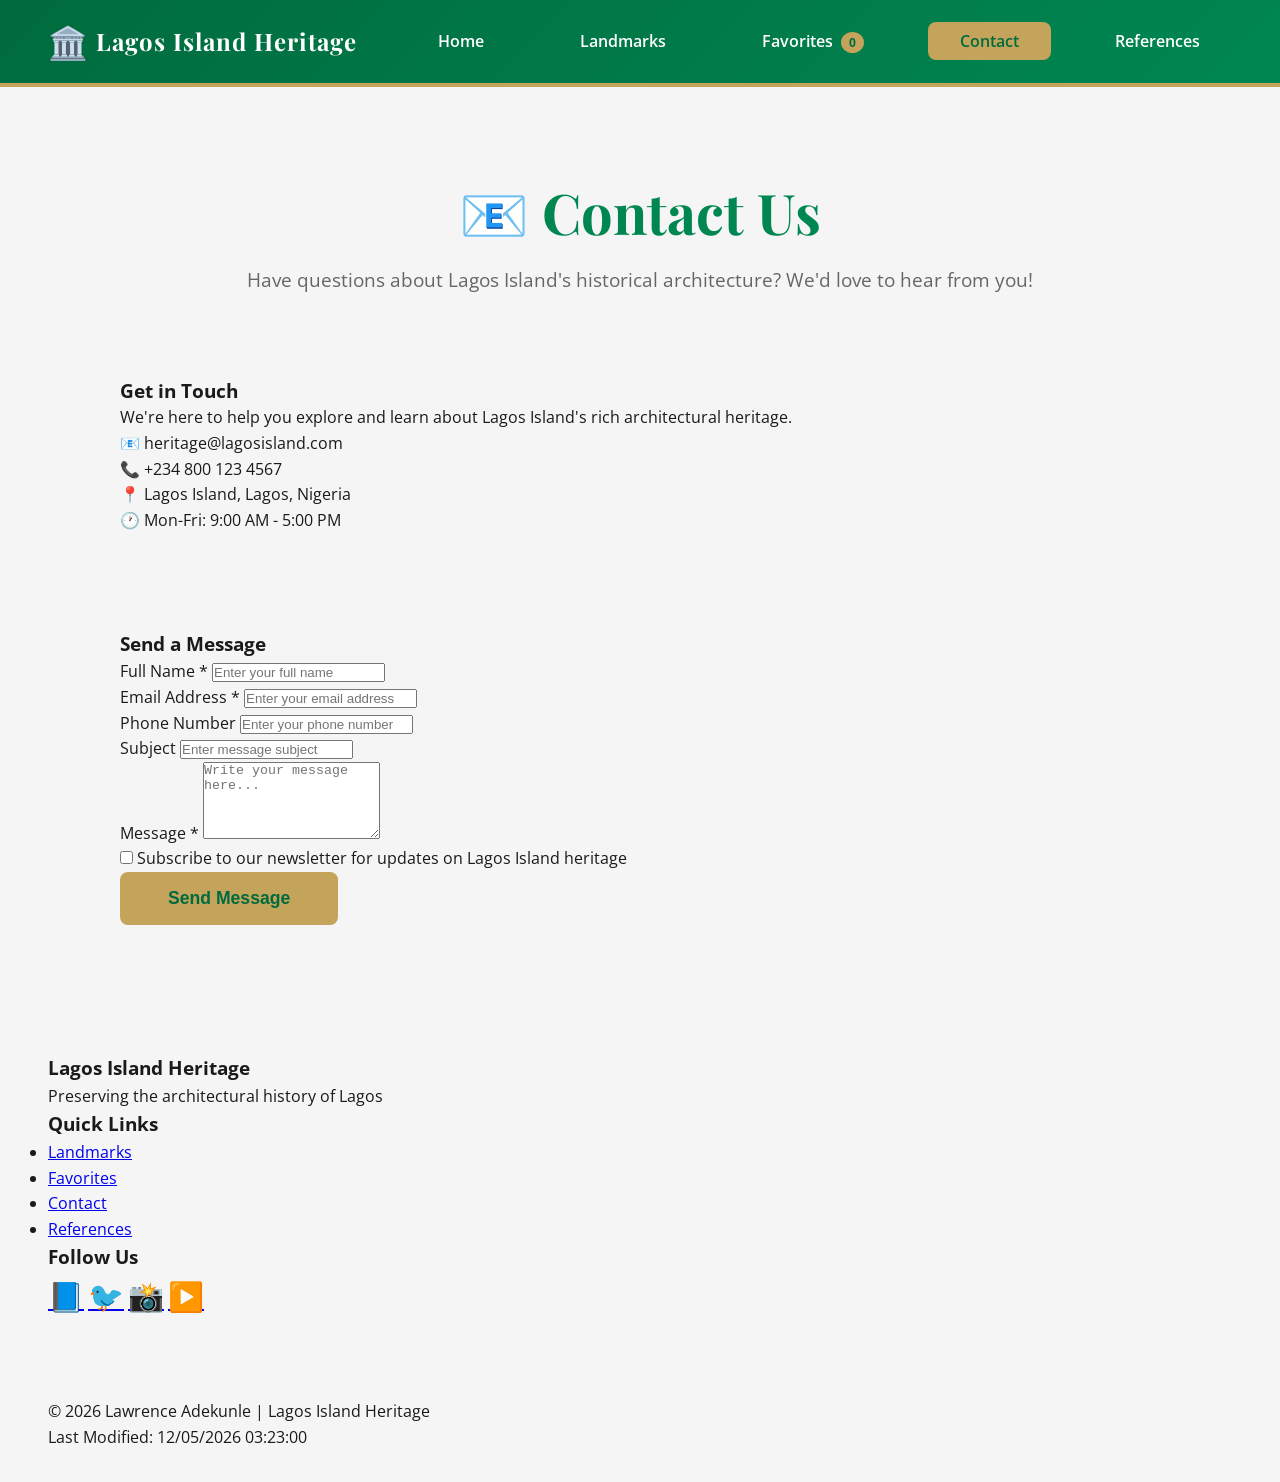
<file: project/contact.html>
<!DOCTYPE html>
<html lang="en">
<head>
    <meta charset="UTF-8">
    <meta name="viewport" content="width=device-width, initial-scale=1.0">
    <meta name="description" content="Contact the Lagos Island Heritage team for questions and inquiries.">
    <meta name="author" content="Lawrence Adekunle">
    <title>Lagos Island Heritage - Contact</title>
    
    <link rel="preconnect" href="https://fonts.googleapis.com">
    <link rel="preconnect" href="https://fonts.gstatic.com" crossorigin>
    <link href="https://fonts.googleapis.com/css2?family=Open+Sans:wght@400;600;700&amp;family=Playfair+Display:wght@700&amp;display=swap" rel="stylesheet">
    
    <link rel="stylesheet" href="styles/main.css">
    <link rel="stylesheet" href="styles/main-large.css">
    
    <script src="scripts/main.js" defer></script>
    <script src="scripts/contact.js" defer></script>
</head>
<body>
    <header>
        <div class="logo-container">
            <a href="index.html" class="logo-link">
                <span class="logo">🏛️</span>
                <span class="logo-text">Lagos Island Heritage</span>
            </a>
        </div>
        <nav>
            <button class="hamburger" aria-label="Toggle navigation">☰</button>
            <ul class="nav-links">
                <li><a href="index.html">Home</a></li>
                <li><a href="landmarks.html">Landmarks</a></li>
                <li><a href="favorites.html">Favorites <span id="favorites-count" class="badge">0</span></a></li>
                <li><a href="contact.html" class="active">Contact</a></li>
                <li><a href="references.html">References</a></li>
            </ul>
        </nav>
    </header>
    
    <main>
        <section class="page-header">
            <h1>📧 Contact Us</h1>
            <p>Have questions about Lagos Island's historical architecture? We'd love to hear from you!</p>
        </section>
        
        <section class="contact">
            <div class="contact-grid">
                <div class="contact-info">
                    <h3>Get in Touch</h3>
                    <p>We're here to help you explore and learn about Lagos Island's rich architectural heritage.</p>
                    <div class="info-item">
                        <span class="info-icon">📧</span>
                        <span>heritage@lagosisland.com</span>
                    </div>
                    <div class="info-item">
                        <span class="info-icon">📞</span>
                        <span>+234 800 123 4567</span>
                    </div>
                    <div class="info-item">
                        <span class="info-icon">📍</span>
                        <span>Lagos Island, Lagos, Nigeria</span>
                    </div>
                    <div class="info-item">
                        <span class="info-icon">🕐</span>
                        <span>Mon-Fri: 9:00 AM - 5:00 PM</span>
                    </div>
                </div>
                
                <form id="contact-form" class="contact-form">
                    <h3>Send a Message</h3>
                    
                    <div class="form-group">
                        <label for="contact-name">Full Name <span class="required">*</span></label>
                        <input type="text" id="contact-name" name="name" required placeholder="Enter your full name">
                    </div>
                    
                    <div class="form-group">
                        <label for="contact-email">Email Address <span class="required">*</span></label>
                        <input type="email" id="contact-email" name="email" required placeholder="Enter your email address">
                    </div>
                    
                    <div class="form-group">
                        <label for="contact-phone">Phone Number</label>
                        <input type="tel" id="contact-phone" name="phone" placeholder="Enter your phone number">
                    </div>
                    
                    <div class="form-group">
                        <label for="contact-subject">Subject</label>
                        <input type="text" id="contact-subject" name="subject" placeholder="Enter message subject">
                    </div>
                    
                    <div class="form-group">
                        <label for="contact-message">Message <span class="required">*</span></label>
                        <textarea id="contact-message" name="message" rows="5" required placeholder="Write your message here..."></textarea>
                    </div>
                    
                    <div class="form-group">
                        <label>
                            <input type="checkbox" id="contact-newsletter" name="newsletter" value="yes">
                            Subscribe to our newsletter for updates on Lagos Island heritage
                        </label>
                    </div>
                    
                    <button type="submit" class="btn-primary">Send Message</button>
                </form>
            </div>
        </section>
    </main>
    
    <footer>
        <div class="footer-content">
            <div class="footer-section">
                <h4>Lagos Island Heritage</h4>
                <p>Preserving the architectural history of Lagos</p>
            </div>
            <div class="footer-section">
                <h4>Quick Links</h4>
                <ul>
                    <li><a href="landmarks.html">Landmarks</a></li>
                    <li><a href="favorites.html">Favorites</a></li>
                    <li><a href="contact.html">Contact</a></li>
                    <li><a href="references.html">References</a></li>
                </ul>
            </div>
            <div class="footer-section">
                <h4>Follow Us</h4>
                <div class="social-links">
                    <a href="#" aria-label="Facebook">📘</a>
                    <a href="#" aria-label="Twitter">🐦</a>
                    <a href="#" aria-label="Instagram">📸</a>
                    <a href="#" aria-label="YouTube">▶️</a>
                </div>
            </div>
        </div>
        <div class="footer-bottom">
            <p>&copy; <span id="year"></span> Lawrence Adekunle | Lagos Island Heritage</p>
            <p id="lastModified">Last Modified: </p>
        </div>
    </footer>
    
    <div id="notification" class="notification" style="display:none;"></div>
</body>
</html>
</file>
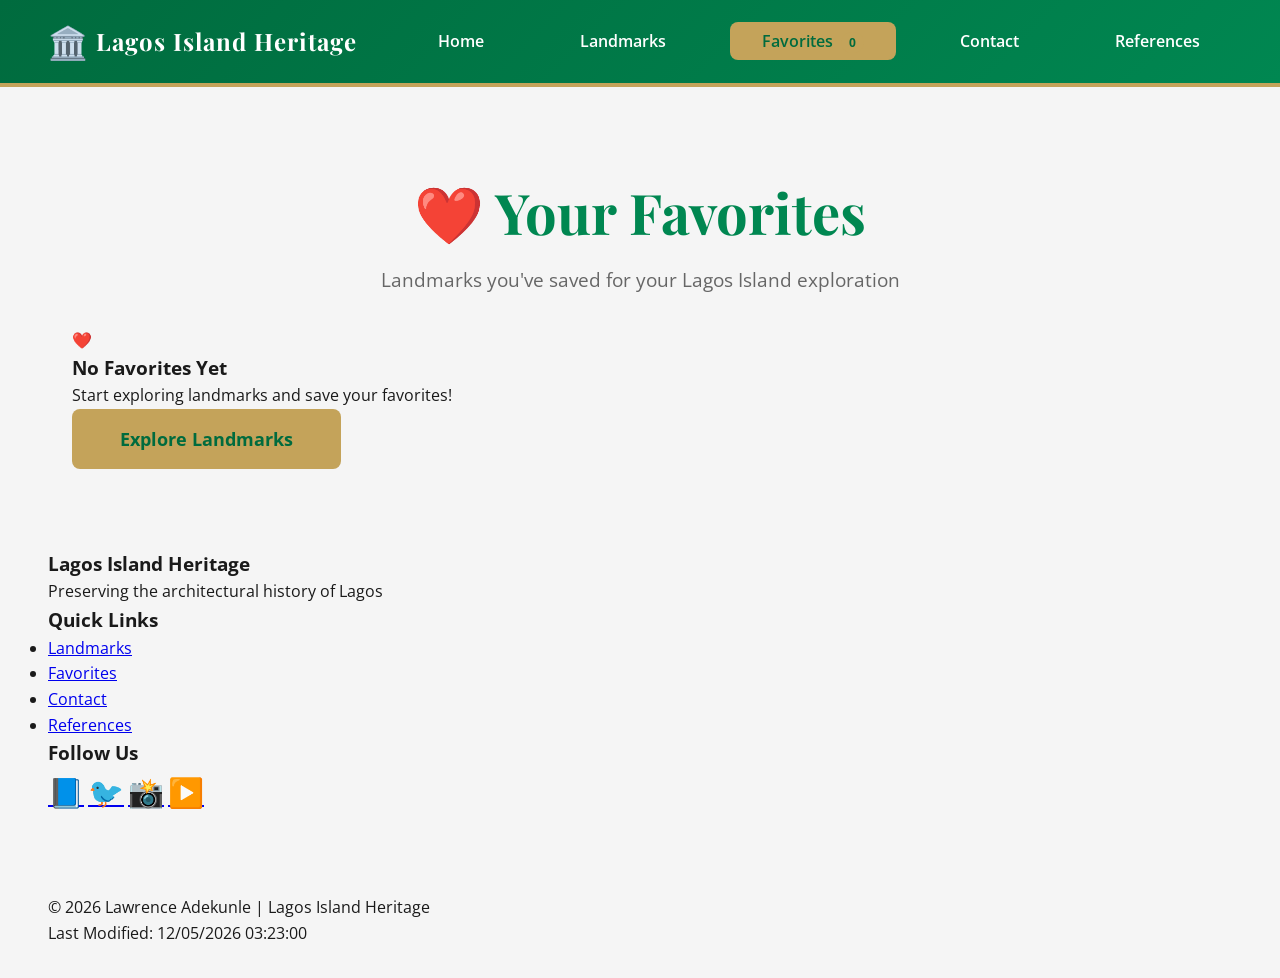
<file: project/favorites.html>
<!DOCTYPE html>
<html lang="en">
<head>
    <meta charset="UTF-8">
    <meta name="viewport" content="width=device-width, initial-scale=1.0">
    <meta name="description" content="Your saved favorite historical landmarks on Lagos Island.">
    <meta name="author" content="Lawrence Adekunle">
    <title>Lagos Island Heritage - Favorites</title>
    
    <link rel="preconnect" href="https://fonts.googleapis.com">
    <link rel="preconnect" href="https://fonts.gstatic.com" crossorigin>
    <link href="https://fonts.googleapis.com/css2?family=Open+Sans:wght@400;600;700&amp;family=Playfair+Display:wght@700&amp;display=swap" rel="stylesheet">
    
    <link rel="stylesheet" href="styles/main.css">
    <link rel="stylesheet" href="styles/main-large.css">
    
    <script src="scripts/main.js" defer></script>
    <script src="scripts/favorites.js" defer></script>
</head>
<body>
    <header>
        <div class="logo-container">
            <a href="index.html" class="logo-link">
                <span class="logo">🏛️</span>
                <span class="logo-text">Lagos Island Heritage</span>
            </a>
        </div>
        <nav>
            <button class="hamburger" aria-label="Toggle navigation">☰</button>
            <ul class="nav-links">
                <li><a href="index.html">Home</a></li>
                <li><a href="landmarks.html">Landmarks</a></li>
                <li><a href="favorites.html" class="active">Favorites <span id="favorites-count" class="badge">0</span></a></li>
                <li><a href="contact.html">Contact</a></li>
                <li><a href="references.html">References</a></li>
            </ul>
        </nav>
    </header>
    
    <main>
        <section class="page-header">
            <h1>❤️ Your Favorites</h1>
            <p>Landmarks you've saved for your Lagos Island exploration</p>
        </section>
        
        <section class="favorites">
            <div id="favorites-container" class="favorites-grid">
                <!-- Dynamically loaded by JavaScript -->
            </div>
        </section>
    </main>
    
    <footer>
        <div class="footer-content">
            <div class="footer-section">
                <h4>Lagos Island Heritage</h4>
                <p>Preserving the architectural history of Lagos</p>
            </div>
            <div class="footer-section">
                <h4>Quick Links</h4>
                <ul>
                    <li><a href="landmarks.html">Landmarks</a></li>
                    <li><a href="favorites.html">Favorites</a></li>
                    <li><a href="contact.html">Contact</a></li>
                    <li><a href="references.html">References</a></li>
                </ul>
            </div>
            <div class="footer-section">
                <h4>Follow Us</h4>
                <div class="social-links">
                    <a href="#" aria-label="Facebook">📘</a>
                    <a href="#" aria-label="Twitter">🐦</a>
                    <a href="#" aria-label="Instagram">📸</a>
                    <a href="#" aria-label="YouTube">▶️</a>
                </div>
            </div>
        </div>
        <div class="footer-bottom">
            <p>&copy; <span id="year"></span> Lawrence Adekunle | Lagos Island Heritage</p>
            <p id="lastModified">Last Modified: </p>
        </div>
    </footer>
    
    <div id="notification" class="notification" style="display:none;"></div>
</body>
</html>
</file>
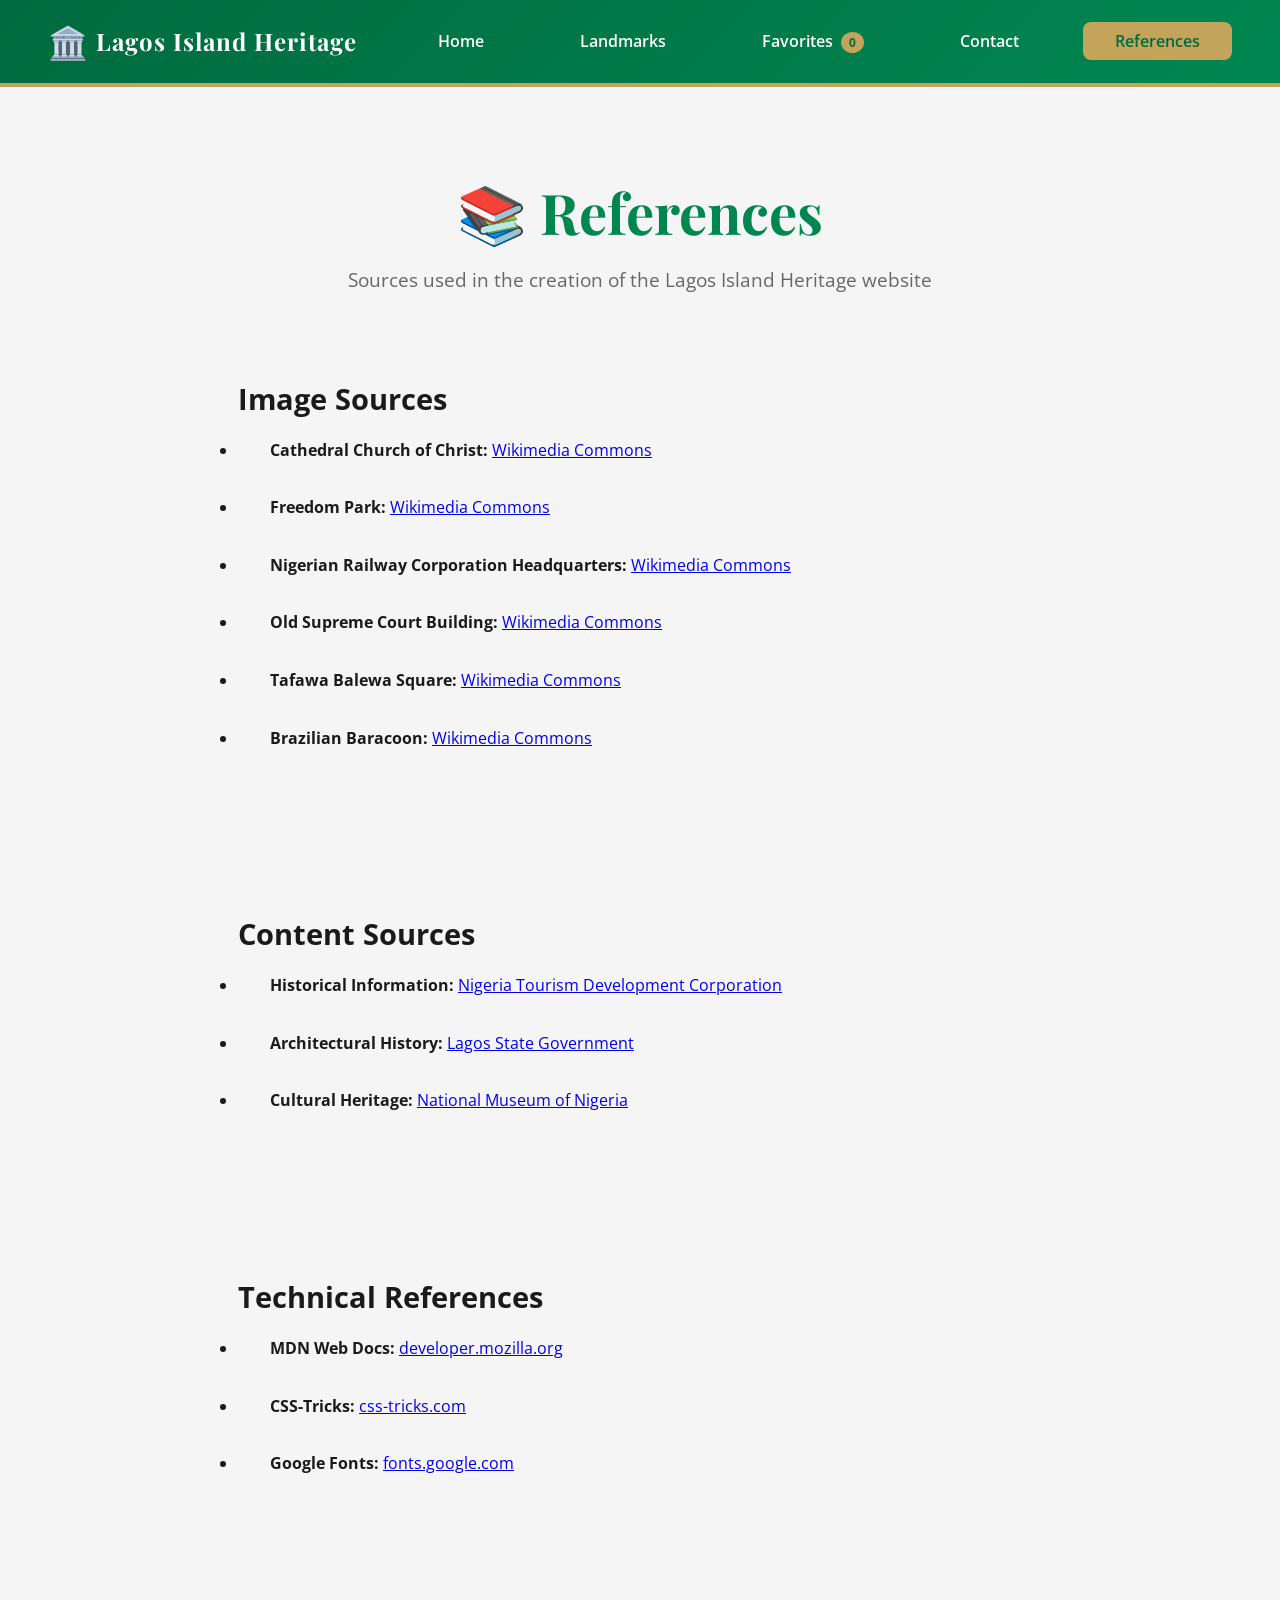
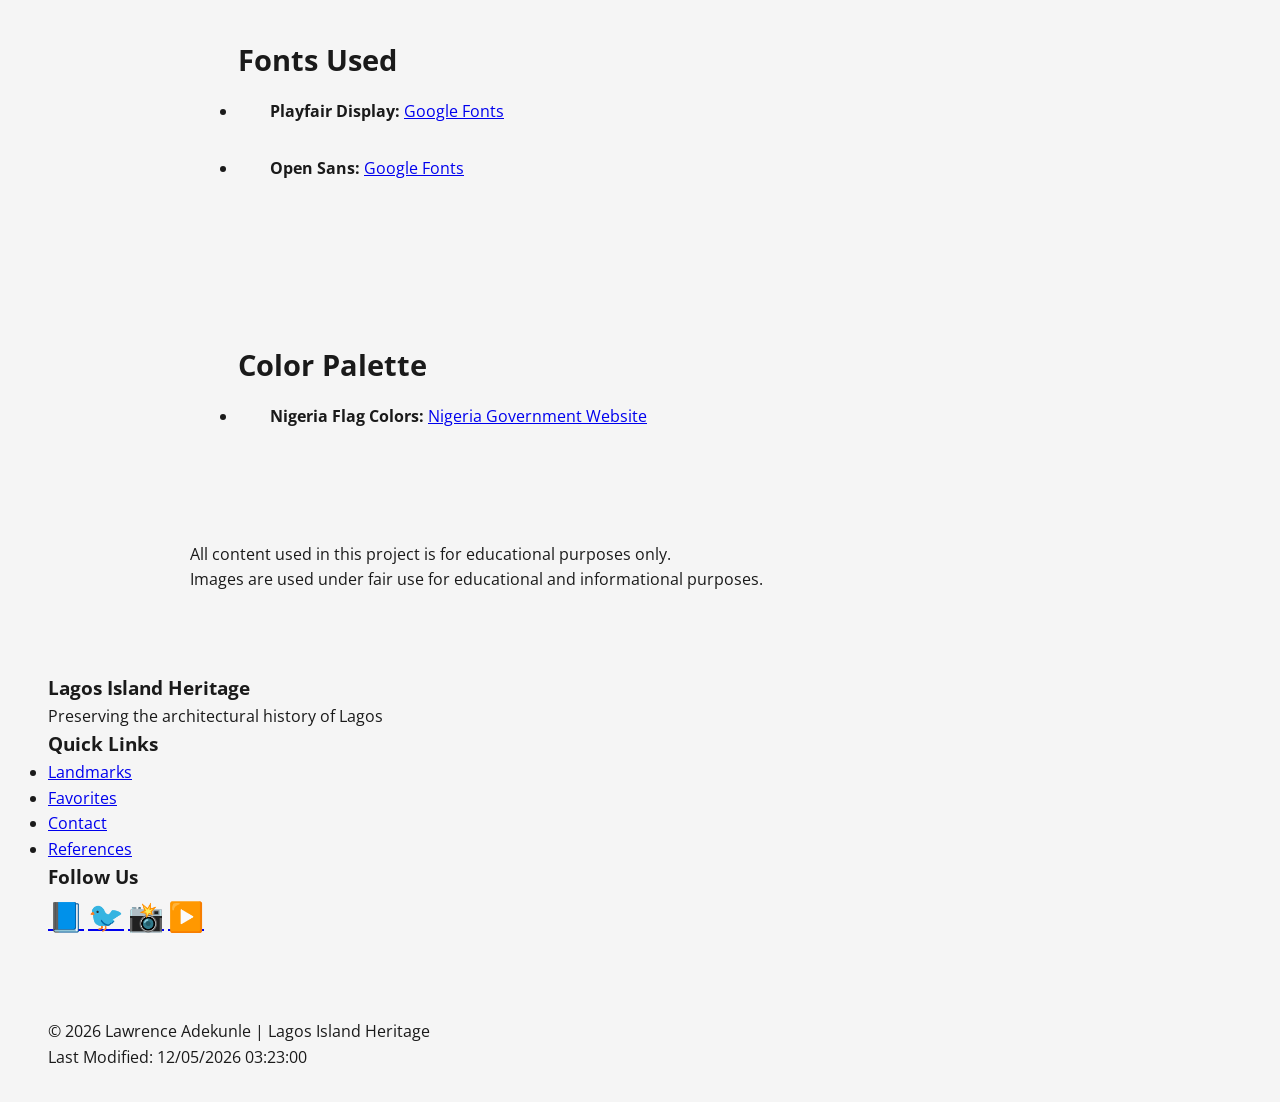
<file: project/references.html>
<!DOCTYPE html>
<html lang="en">
<head>
    <meta charset="UTF-8">
    <meta name="viewport" content="width=device-width, initial-scale=1.0">
    <meta name="description" content="References and citations for the Lagos Island Heritage project.">
    <meta name="author" content="Lawrence Adekunle">
    <title>Lagos Island Heritage - References</title>
    
    <link rel="preconnect" href="https://fonts.googleapis.com">
    <link rel="preconnect" href="https://fonts.gstatic.com" crossorigin>
    <link href="https://fonts.googleapis.com/css2?family=Open+Sans:wght@400;600;700&amp;family=Playfair+Display:wght@700&amp;display=swap" rel="stylesheet">
    
    <link rel="stylesheet" href="styles/main.css">
    <link rel="stylesheet" href="styles/main-large.css">
    
    <script src="scripts/main.js" defer></script>
</head>
<body>
    <header>
        <div class="logo-container">
            <a href="index.html" class="logo-link">
                <span class="logo">🏛️</span>
                <span class="logo-text">Lagos Island Heritage</span>
            </a>
        </div>
        <nav>
            <button class="hamburger" aria-label="Toggle navigation">☰</button>
            <ul class="nav-links">
                <li><a href="index.html">Home</a></li>
                <li><a href="landmarks.html">Landmarks</a></li>
                <li><a href="favorites.html">Favorites <span id="favorites-count" class="badge">0</span></a></li>
                <li><a href="contact.html">Contact</a></li>
                <li><a href="references.html" class="active">References</a></li>
            </ul>
        </nav>
    </header>
    
    <main class="references-page">
        <section class="page-header">
            <h1>📚 References</h1>
            <p>Sources used in the creation of the Lagos Island Heritage website</p>
        </section>
        
        <section class="references-content">
            <div class="reference-section">
                <h2>Image Sources</h2>
                <ul class="reference-list">
                    <li>
                        <strong>Cathedral Church of Christ:</strong>
                        <a href="https://commons.wikimedia.org/wiki/File:Cathedral_Church_of_Christ,_Lagos.jpg" target="_blank">
                            Wikimedia Commons
                        </a>
                    </li>
                    <li>
                        <strong>Freedom Park:</strong>
                        <a href="https://commons.wikimedia.org/wiki/File:Freedom_Park_Lagos.jpg" target="_blank">
                            Wikimedia Commons
                        </a>
                    </li>
                    <li>
                        <strong>Nigerian Railway Corporation Headquarters:</strong>
                        <a href="https://commons.wikimedia.org" target="_blank">
                            Wikimedia Commons
                        </a>
                    </li>
                    <li>
                        <strong>Old Supreme Court Building:</strong>
                        <a href="https://commons.wikimedia.org" target="_blank">
                            Wikimedia Commons
                        </a>
                    </li>
                    <li>
                        <strong>Tafawa Balewa Square:</strong>
                        <a href="https://commons.wikimedia.org" target="_blank">
                            Wikimedia Commons
                        </a>
                    </li>
                    <li>
                        <strong>Brazilian Baracoon:</strong>
                        <a href="https://commons.wikimedia.org" target="_blank">
                            Wikimedia Commons
                        </a>
                    </li>
                </ul>
            </div>
            
            <div class="reference-section">
                <h2>Content Sources</h2>
                <ul class="reference-list">
                    <li>
                        <strong>Historical Information:</strong>
                        <a href="https://www.nigeria.travel" target="_blank">
                            Nigeria Tourism Development Corporation
                        </a>
                    </li>
                    <li>
                        <strong>Architectural History:</strong>
                        <a href="https://www.lagosstate.gov.ng" target="_blank">
                            Lagos State Government
                        </a>
                    </li>
                    <li>
                        <strong>Cultural Heritage:</strong>
                        <a href="https://www.nationalmuseum.gov.ng" target="_blank">
                            National Museum of Nigeria
                        </a>
                    </li>
                </ul>
            </div>
            
            <div class="reference-section">
                <h2>Technical References</h2>
                <ul class="reference-list">
                    <li>
                        <strong>MDN Web Docs:</strong>
                        <a href="https://developer.mozilla.org" target="_blank">
                            developer.mozilla.org
                        </a>
                    </li>
                    <li>
                        <strong>CSS-Tricks:</strong>
                        <a href="https://css-tricks.com" target="_blank">
                            css-tricks.com
                        </a>
                    </li>
                    <li>
                        <strong>Google Fonts:</strong>
                        <a href="https://fonts.google.com" target="_blank">
                            fonts.google.com
                        </a>
                    </li>
                </ul>
            </div>
            
            <div class="reference-section">
                <h2>Fonts Used</h2>
                <ul class="reference-list">
                    <li>
                        <strong>Playfair Display:</strong>
                        <a href="https://fonts.google.com/specimen/Playfair+Display" target="_blank">
                            Google Fonts
                        </a>
                    </li>
                    <li>
                        <strong>Open Sans:</strong>
                        <a href="https://fonts.google.com/specimen/Open+Sans" target="_blank">
                            Google Fonts
                        </a>
                    </li>
                </ul>
            </div>
            
            <div class="reference-section">
                <h2>Color Palette</h2>
                <ul class="reference-list">
                    <li>
                        <strong>Nigeria Flag Colors:</strong>
                        <a href="https://www.nigeria.gov.ng" target="_blank">
                            Nigeria Government Website
                        </a>
                    </li>
                </ul>
            </div>
            
            <div class="reference-note">
                <p>All content used in this project is for educational purposes only.</p>
                <p>Images are used under fair use for educational and informational purposes.</p>
            </div>
        </section>
    </main>
    
    <footer>
        <div class="footer-content">
            <div class="footer-section">
                <h4>Lagos Island Heritage</h4>
                <p>Preserving the architectural history of Lagos</p>
            </div>
            <div class="footer-section">
                <h4>Quick Links</h4>
                <ul>
                    <li><a href="landmarks.html">Landmarks</a></li>
                    <li><a href="favorites.html">Favorites</a></li>
                    <li><a href="contact.html">Contact</a></li>
                    <li><a href="references.html">References</a></li>
                </ul>
            </div>
            <div class="footer-section">
                <h4>Follow Us</h4>
                <div class="social-links">
                    <a href="#" aria-label="Facebook">📘</a>
                    <a href="#" aria-label="Twitter">🐦</a>
                    <a href="#" aria-label="Instagram">📸</a>
                    <a href="#" aria-label="YouTube">▶️</a>
                </div>
            </div>
        </div>
        <div class="footer-bottom">
            <p>&copy; <span id="year"></span> Lawrence Adekunle | Lagos Island Heritage</p>
            <p id="lastModified">Last Modified: </p>
        </div>
    </footer>
    
    <div id="notification" class="notification" style="display:none;"></div>
</body>
</html>
</file>
<file: styles/base.css>
/* ========================================
   CSS VARIABLES (FULLY STANDARDIZED)
   ======================================== */
:root {
    /* Primary Colors */
    --color-primary: #2c3e50;
    --color-primary-dark: #1a2a3a;
    --color-primary-light: #4a6a8a;
    
    /* Secondary Colors */
    --color-secondary: #1a5a8a;
    --color-secondary-light: #3498db;
    
    /* Accent Colors */
    --color-accent: #f39c12;
    --color-accent-light: #f0c060;
    
    /* Neutral Colors - All in hex */
    --color-white: #ffffff;
    --color-black: #1a1a1a;
    --color-gray-100: #f8f9fa;
    --color-gray-200: #e8ecef;
    --color-gray-300: #e0e0e0;
    --color-gray-400: #eeeeee;
    
    /* Functional Colors */
    --color-text: #1a1a1a;
    --color-text-light: #555555;
    --color-text-white: #ffffff;
    --color-background: #f0f4f8;
    
    /* Border Colors */
    --color-border: #e0e0e0;
    --color-border-secondary: #1a5a8a;
    
    /* Shadows - Using rgba is fine for transparency */
    --shadow-default: 0 2px 4px rgba(0, 0, 0, 0.1);
    
    /* Typography */
    --font-primary: 'Open Sans', sans-serif;
    --font-heading: 'Roboto', sans-serif;
    
    /* Spacing - All in rem */
    --spacing-xs: 0.25rem;
    --spacing-small: 0.5rem;
    --spacing-medium: 1rem;
    --spacing-large: 1.5rem;
    --spacing-xl: 2rem;
    --spacing-xxl: 2.5rem;
    
    /* Border Radius */
    --radius-small: 4px;
    --radius-medium: 8px;
    --radius-large: 12px;
}

/* ========================================
   RESET & BASE STYLES
   ======================================== */
* {
    margin: 0;
    padding: 0;
    box-sizing: border-box;
}

body {
    font-family: var(--font-primary);
    background-color: var(--color-background);
    color: var(--color-text);
    line-height: 1.6;
}

/* ========================================
   HEADER STYLES
   ======================================== */
header {
    background-color: var(--color-primary);
    color: var(--color-text-white);
    padding: var(--spacing-medium);
    text-align: center;
}

#course-title {
    display: block;
    font-family: var(--font-heading);
    font-size: var(--spacing-xxl);
    font-weight: 700;
    margin-bottom: var(--spacing-medium);
}

/* ========================================
   NAVIGATION STYLES
   ======================================== */
nav {
    display: flex;
    justify-content: center;
    gap: var(--spacing-xl);
    padding: var(--spacing-small) 0;
    flex-wrap: wrap;
}

nav a {
    color: var(--color-text-white);
    text-decoration: none;
    padding: var(--spacing-small) var(--spacing-medium);
    border-radius: var(--radius-small);
    transition: background-color 0.3s ease, color 0.3s ease;
}

nav a:hover,
nav a:focus {
    background-color: var(--color-primary-light);
    color: var(--color-text-white);
    outline: 2px solid var(--color-white);
    outline-offset: 2px;
}

nav a:focus-visible {
    outline: 3px solid var(--color-accent);
    outline-offset: 2px;
}

/* ========================================
   MAIN CONTENT STYLES
   ======================================== */
main {
    max-width: 1200px;
    margin: var(--spacing-xl) auto;
    padding: 0 var(--spacing-medium);
    display: grid;
    grid-template-columns: 2fr 1fr;
    gap: var(--spacing-xl);
}

main h1 {
    grid-column: 1 / -1;
    text-align: center;
    font-family: var(--font-heading);
    color: var(--color-primary);
    margin-bottom: var(--spacing-xl);
}

/* ========================================
   CARD STYLES
   ======================================== */
.card {
    background-color: var(--color-white);
    border-radius: var(--radius-medium);
    padding: var(--spacing-large);
    box-shadow: var(--shadow-default);
}

.card h2 {
    font-family: var(--font-heading);
    color: var(--color-primary);
    border-bottom: 3px solid var(--color-border-secondary);
    padding-bottom: var(--spacing-small);
    margin-bottom: var(--spacing-medium);
}

/* ========================================
   ABOUT SECTION STYLES
   ======================================== */
.about-content {
    display: flex;
    gap: var(--spacing-large);
    align-items: flex-start;
    flex-wrap: wrap;
}

.about-text {
    flex: 1;
    min-width: 200px;
}

.about-text p {
    margin-bottom: 0.8rem;
    font-size: 0.95rem;
    line-height: 1.6;
}

.about-text strong {
    display: block;
    font-size: 1.1rem;
    color: var(--color-primary);
    margin-top: var(--spacing-small);
}

.profile-image {
    max-width: 100%;
    height: auto; /* Remove the duplicate height: 150px; declaration */
    border-radius: 50%;
    object-fit: cover;
    border: 3px solid var(--color-border-secondary);
    flex-shrink: 0;
    width: 150px;
}

/* ========================================
   RESOURCES SECTION STYLES
   ======================================== */
.resources-list {
    list-style: none;
    padding: 0;
}

.resources-list li {
    margin: var(--spacing-small) 0;
    padding: var(--spacing-small) 0;
    border-bottom: 1px solid var(--color-border);
}

.resources-list li:last-child {
    border-bottom: none;
}

.resources-list li a {
    color: var(--color-secondary);
    text-decoration: none;
    display: block;
    padding: var(--spacing-xs) 0;
}

.resources-list li a:hover,
.resources-list li a:focus {
    text-decoration: underline;
    color: var(--color-primary-dark);
}

.resources-list li:hover {
    background-color: var(--color-gray-100);
}

/* ========================================
   FOOTER STYLES
   ======================================== */
footer {
    background-color: var(--color-primary);
    color: var(--color-text-white);
    text-align: center;
    padding: var(--spacing-medium);
    margin-top: var(--spacing-xl);
}

footer p {
    margin: var(--spacing-xs) 0;
}

#lastModified {
    color: var(--color-accent-light);
}

/* ========================================
   RESPONSIVE DESIGN
   ======================================== */
@media (max-width: 768px) {
    main {
        grid-template-columns: 1fr;
        gap: var(--spacing-medium);
    }
    
    .about-content {
        flex-direction: column;
        align-items: center;
        text-align: center;
    }
    
    nav {
        gap: var(--spacing-small);
    }
    
    nav a {
        padding: 0.4rem 0.8rem;
        font-size: 0.9rem;
    }
}
</file>
<file: project/styles/main.css>
/* ============================================================
   main.css – Lagos Island Heritage
   ============================================================ */

/* ----- CSS Variables ----- */
:root {
    --primary-green: #008751;
    --primary-white: #FFFFFF;
    --gold-accent: #C4A35A;
    --dark-green: #006B3E;
    --text-dark: #1A1A1A;
    --text-muted: #666666;
    --text-light: #FFFFFF;
    --background-light: #F5F5F5;
    --shadow: rgba(0, 0, 0, 0.1);
    --shadow-hover: rgba(0, 0, 0, 0.2);
    --font-heading: 'Playfair Display', serif;
    --font-body: 'Open Sans', sans-serif;
    --spacing-sm: 0.5rem;
    --spacing-md: 1rem;
    --spacing-lg: 2rem;
    --spacing-xl: 3rem;
    --radius: 8px;
    --radius-lg: 12px;
}

/* ----- Reset ----- */
* {
    margin: 0;
    padding: 0;
    box-sizing: border-box;
}

body {
    font-family: var(--font-body);
    background-color: var(--background-light);
    color: var(--text-dark);
    line-height: 1.6;
    min-height: 100vh;
    display: flex;
    flex-direction: column;
}

/* ----- Header ----- */
header {
    background: linear-gradient(135deg, var(--dark-green), var(--primary-green));
    color: var(--text-light);
    padding: var(--spacing-md) var(--spacing-lg);
    border-bottom: 4px solid var(--gold-accent);
    display: flex;
    justify-content: space-between;
    align-items: center;
    flex-wrap: wrap;
    gap: var(--spacing-md);
}

.logo-container {
    display: flex;
    align-items: center;
}

.logo-link {
    display: flex;
    align-items: center;
    gap: var(--spacing-sm);
    text-decoration: none;
    color: var(--text-light);
}

.logo {
    font-size: 2rem;
}

.logo-text {
    font-family: var(--font-heading);
    font-size: 1.3rem;
    font-weight: 700;
    letter-spacing: 1px;
}

nav {
    display: flex;
    align-items: center;
    gap: var(--spacing-md);
}

.nav-links {
    display: flex;
    list-style: none;
    gap: var(--spacing-lg);
    align-items: center;
}

.nav-links a {
    color: var(--text-light);
    text-decoration: none;
    font-weight: 600;
    padding: var(--spacing-sm) var(--spacing-md);
    border-radius: var(--radius);
    transition: all 0.3s ease;
}

.nav-links a:hover {
    background-color: rgba(255, 255, 255, 0.1);
    transform: translateY(-2px);
}

.nav-links a.active {
    background-color: var(--gold-accent);
    color: var(--dark-green);
}

.badge {
    background-color: var(--gold-accent);
    color: var(--dark-green);
    border-radius: 50%;
    padding: 2px 8px;
    font-size: 0.75rem;
    font-weight: 700;
    margin-left: 4px;
}

.hamburger {
    display: none;
    background: none;
    border: none;
    color: var(--text-light);
    font-size: 1.8rem;
    cursor: pointer;
    padding: var(--spacing-sm);
}

/* ----- Main ----- */
main {
    flex: 1;
    max-width: 1200px;
    margin: 0 auto;
    padding: var(--spacing-lg);
    width: 100%;
}

/* ----- Hero ----- */
.hero {
    background: linear-gradient(135deg, var(--primary-green), var(--dark-green));
    border-radius: var(--radius-lg);
    padding: var(--spacing-xl) var(--spacing-lg);
    text-align: center;
    color: var(--text-light);
    margin-bottom: var(--spacing-xl);
}

.hero h1 {
    font-family: var(--font-heading);
    font-size: 2.8rem;
    margin-bottom: var(--spacing-sm);
    text-shadow: 2px 2px 4px rgba(0, 0, 0, 0.3);
}

.hero-subtitle {
    font-size: 1.3rem;
    color: var(--gold-accent);
    margin-bottom: var(--spacing-md);
}

.hero-description {
    font-size: 1.1rem;
    max-width: 600px;
    margin: 0 auto var(--spacing-lg);
    opacity: 0.9;
}

/* ----- Buttons ----- */
.btn-primary {
    display: inline-block;
    background-color: var(--gold-accent);
    color: var(--dark-green);
    padding: var(--spacing-md) var(--spacing-xl);
    border-radius: var(--radius);
    text-decoration: none;
    font-weight: 700;
    transition: all 0.3s ease;
    border: none;
    cursor: pointer;
    font-size: 1rem;
}

.btn-primary:hover {
    opacity: 0.9;
    transform: translateY(-2px);
    box-shadow: 0 4px 12px rgba(196, 163, 90, 0.4);
}

.btn-secondary {
    display: inline-block;
    background-color: transparent;
    color: var(--primary-green);
    padding: var(--spacing-md) var(--spacing-xl);
    border-radius: var(--radius);
    text-decoration: none;
    font-weight: 700;
    border: 2px solid var(--primary-green);
    transition: all 0.3s ease;
    cursor: pointer;
}

.btn-secondary:hover {
    background-color: var(--primary-green);
    color: var(--text-light);
    transform: translateY(-2px);
}

.btn-small {
    display: inline-block;
    background-color: var(--primary-green);
    color: var(--text-light);
    padding: var(--spacing-sm) var(--spacing-md);
    border-radius: var(--radius);
    text-decoration: none;
    font-weight: 600;
    font-size: 0.9rem;
    transition: all 0.3s ease;
}

.btn-small:hover {
    background-color: var(--dark-green);
    transform: translateY(-2px);
}

/* ----- Introduction ----- */
.introduction {
    margin-bottom: var(--spacing-xl);
}

.introduction h2 {
    font-family: var(--font-heading);
    color: var(--primary-green);
    text-align: center;
    margin-bottom: var(--spacing-lg);
}

.introduction h2::after {
    content: '';
    display: block;
    width: 60px;
    height: 3px;
    background: var(--gold-accent);
    margin: var(--spacing-sm) auto 0;
}

.intro-content {
    text-align: center;
    max-width: 800px;
    margin: 0 auto;
}

.intro-content p {
    margin-bottom: var(--spacing-md);
}

.stats {
    display: flex;
    justify-content: center;
    gap: var(--spacing-xl);
    margin-top: var(--spacing-lg);
}

.stat {
    text-align: center;
}

.stat-number {
    display: block;
    font-family: var(--font-heading);
    font-size: 2.5rem;
    color: var(--primary-green);
}

.stat-label {
    font-size: 0.9rem;
    color: var(--text-muted);
}

/* ----- Featured ----- */
.featured {
    margin-bottom: var(--spacing-xl);
}

.featured h2 {
    font-family: var(--font-heading);
    color: var(--primary-green);
    text-align: center;
    margin-bottom: var(--spacing-lg);
}

.featured h2::after {
    content: '';
    display: block;
    width: 60px;
    height: 3px;
    background: var(--gold-accent);
    margin: var(--spacing-sm) auto 0;
}

.featured-grid {
    display: grid;
    grid-template-columns: repeat(auto-fill, minmax(280px, 1fr));
    gap: var(--spacing-lg);
    margin-bottom: var(--spacing-lg);
}

.featured-card {
    background: var(--primary-white);
    border-radius: var(--radius-lg);
    overflow: hidden;
    box-shadow: 0 4px 12px var(--shadow);
    transition: transform 0.3s ease, box-shadow 0.3s ease;
}

.featured-card:hover {
    transform: translateY(-5px);
    box-shadow: 0 8px 24px var(--shadow-hover);
}

.featured-image {
    aspect-ratio: 16/10;
    overflow: hidden;
}

.featured-image img {
    width: 100%;
    height: 100%;
    object-fit: cover;
    transition: transform 0.3s ease;
}

.featured-card:hover .featured-image img {
    transform: scale(1.05);
}

.featured-content {
    padding: var(--spacing-md);
}

.featured-content h3 {
    font-family: var(--font-heading);
    color: var(--primary-green);
    font-size: 1.2rem;
    margin-bottom: var(--spacing-sm);
}

.featured-content p {
    font-size: 0.95rem;
    color: var(--text-muted);
    margin-bottom: var(--spacing-sm);
}

.featured-style {
    display: inline-block;
    background: var(--primary-green);
    color: var(--text-light);
    padding: 2px 12px;
    border-radius: 20px;
    font-size: 0.75rem;
    margin-bottom: var(--spacing-sm);
}

.view-all {
    text-align: center;
    margin-top: var(--spacing-lg);
}

/* ----- Quick Facts ----- */
.quick-facts {
    margin-bottom: var(--spacing-xl);
}

.quick-facts h2 {
    font-family: var(--font-heading);
    color: var(--primary-green);
    text-align: center;
    margin-bottom: var(--spacing-lg);
}

.quick-facts h2::after {
    content: '';
    display: block;
    width: 60px;
    height: 3px;
    background: var(--gold-accent);
    margin: var(--spacing-sm) auto 0;
}

.facts-grid {
    display: grid;
    grid-template-columns: repeat(auto-fill, minmax(220px, 1fr));
    gap: var(--spacing-lg);
}

.fact-card {
    background: var(--primary-white);
    padding: var(--spacing-lg);
    border-radius: var(--radius-lg);
    text-align: center;
    box-shadow: 0 2px 8px var(--shadow);
    border-top: 4px solid var(--gold-accent);
    transition: transform 0.3s ease;
}

.fact-card:hover {
    transform: translateY(-4px);
}

.fact-icon {
    font-size: 2.5rem;
    display: block;
    margin-bottom: var(--spacing-sm);
}

.fact-card h3 {
    font-family: var(--font-heading);
    color: var(--dark-green);
    font-size: 1.1rem;
    margin-bottom: var(--spacing-sm);
}

.fact-card p {
    font-size: 0.95rem;
    color: var(--text-muted);
}

/* ----- Page Header ----- */
.page-header {
    text-align: center;
    padding: var(--spacing-xl) 0 var(--spacing-lg);
}

.page-header h1 {
    font-family: var(--font-heading);
    font-size: 2.5rem;
    color: var(--primary-green);
    margin-bottom: var(--spacing-sm);
}

.page-header p {
    color: var(--text-muted);
    font-size: 1.1rem;
}

/* ----- Search & Filter ----- */
.search-filter {
    background: var(--primary-white);
    padding: var(--spacing-lg);
    border-radius: var(--radius-lg);
    margin-bottom: var(--spacing-lg);
    box-shadow: 0 2px 8px var(--shadow);
}

.search-container {
    display: flex;
    gap: var(--spacing-sm);
    margin-bottom: var(--spacing-md);
}

.search-container input {
    flex: 1;
    padding: var(--spacing-sm) var(--spacing-md);
    border: 2px solid #ddd;
    border-radius: var(--radius);
    font-size: 1rem;
    transition: border-color 0.3s ease;
}

.search-container input:focus {
    outline: none;
    border-color: var(--primary-green);
}

.search-container button {
    padding: var(--spacing-sm) var(--spacing-lg);
    background: var(--primary-green);
    color: var(--text-light);
    border: none;
    border-radius: var(--radius);
    cursor: pointer;
    font-size: 1.2rem;
    transition: background 0.3s ease;
}

.search-container button:hover {
    background: var(--dark-green);
}

.filter-container {
    display: flex;
    gap: var(--spacing-sm);
    flex-wrap: wrap;
    margin-bottom: var(--spacing-md);
}

.filter-btn {
    padding: var(--spacing-sm) var(--spacing-lg);
    background: var(--background-light);
    border: 2px solid #ddd;
    border-radius: var(--radius);
    cursor: pointer;
    font-weight: 600;
    transition: all 0.3s ease;
}

.filter-btn:hover {
    border-color: var(--primary-green);
    color: var(--primary-green);
}

.filter-btn.active {
    background: var(--primary-green);
    color: var(--text-light);
    border-color: var(--primary-green);
}

.result-info {
    display: flex;
    justify-content: space-between;
    color: var(--text-muted);
    font-size: 0.95rem;
}

#filter-text {
    font-weight: 600;
    color: var(--dark-green);
}

/* ----- Landmarks Grid ----- */
.landmarks-grid {
    display: grid;
    grid-template-columns: repeat(auto-fill, minmax(320px, 1fr));
    gap: var(--spacing-lg);
    margin: var(--spacing-lg) 0;
}

/* ----- Landmark Cards ----- */
.landmark-card {
    background: var(--primary-white);
    border-radius: var(--radius-lg);
    overflow: hidden;
    box-shadow: 0 4px 12px var(--shadow);
    transition: transform 0.3s ease, box-shadow 0.3s ease;
    border-top: 4px solid var(--primary-green);
}

.landmark-card:hover {
    transform: translateY(-5px);
    box-shadow: 0 8px 24px var(--shadow-hover);
}

.landmark-image {
    position: relative;
    overflow: hidden;
    aspect-ratio: 16/10;
}

.landmark-image img {
    width: 100%;
    height: 100%;
    object-fit: cover;
    transition: transform 0.3s ease;
}

.landmark-card:hover .landmark-image img {
    transform: scale(1.05);
}

.landmark-style {
    position: absolute;
    top: var(--spacing-sm);
    right: var(--spacing-sm);
    background: rgba(0, 0, 0, 0.7);
    color: var(--text
</file>
<file: project/styles/main-large.css>
/* ============================================================
   main-large.css – Lagos Island Heritage (Desktop Styles)
   ============================================================ */

/* ============================================================
   DESKTOP STYLES - 1025px and above
   ============================================================ */
@media screen and (min-width: 1025px) {
    
    /* ----- Header ----- */
    header {
        padding: var(--spacing-md) var(--spacing-xl);
    }
    
    .logo-text {
        font-size: 1.5rem;
    }
    
    nav {
        gap: var(--spacing-xl);
    }
    
    .nav-links a {
        font-size: 1rem;
        padding: var(--spacing-sm) var(--spacing-lg);
    }
    
    /* ----- Hero ----- */
    .hero {
        padding: var(--spacing-xxl) var(--spacing-xxl);
        border-radius: var(--radius-xl);
    }
    
    .hero h1 {
        font-size: 4.5rem;
    }
    
    .hero-subtitle {
        font-size: 1.8rem;
    }
    
    .hero-description {
        font-size: 1.2rem;
        max-width: 700px;
    }
    
    /* ----- Introduction ----- */
    .introduction h2 {
        font-size: 2.5rem;
    }
    
    .intro-content {
        max-width: 900px;
    }
    
    .intro-content p {
        font-size: 1.1rem;
    }
    
    .stat-number {
        font-size: 3.5rem;
    }
    
    .stat-label {
        font-size: 1rem;
    }
    
    /* ----- Featured Grid ----- */
    .featured-grid {
        grid-template-columns: repeat(3, 1fr);
        gap: var(--spacing-xl);
    }
    
    .featured-content h3 {
        font-size: 1.4rem;
    }
    
    /* ----- Quick Facts ----- */
    .facts-grid {
        grid-template-columns: repeat(4, 1fr);
        gap: var(--spacing-xl);
    }
    
    .fact-card {
        padding: var(--spacing-xl);
    }
    
    .fact-icon {
        font-size: 3rem;
    }
    
    .fact-card h3 {
        font-size: 1.2rem;
    }
    
    /* ----- Page Header ----- */
    .page-header h1 {
        font-size: 3.5rem;
    }
    
    .page-header p {
        font-size: 1.2rem;
    }
    
    /* ----- Search & Filter ----- */
    .search-filter {
        padding: var(--spacing-xl);
    }
    
    .search-container input {
        padding: var(--spacing-md) var(--spacing-lg);
        font-size: 1.1rem;
    }
    
    .search-container button {
        padding: var(--spacing-md) var(--spacing-xl);
        font-size: 1.5rem;
    }
    
    .filter-btn {
        padding: var(--spacing-sm) var(--spacing-xl);
        font-size: 1rem;
    }
    
    .result-info {
        font-size: 1rem;
    }
    
    /* ----- Landmarks Grid ----- */
    .landmarks-grid {
        grid-template-columns: repeat(3, 1fr);
        gap: var(--spacing-xl);
    }
    
    /* ----- Landmark Cards ----- */
    .landmark-card {
        border-radius: var(--radius-xl);
        transition: transform 0.3s ease, box-shadow 0.3s ease;
    }
    
    .landmark-card:hover {
        transform: translateY(-8px);
        box-shadow: 0 12px 36px var(--shadow-hover);
    }
    
    .landmark-content {
        padding: var(--spacing-xl);
    }
    
    .landmark-content h3 {
        font-size: 1.6rem;
    }
    
    .landmark-style,
    .landmark-era {
        font-size: 0.9rem;
        padding: 6px 16px;
    }
    
    /* ----- Favorites Grid ----- */
    .favorites-grid {
        grid-template-columns: repeat(3, 1fr);
        gap: var(--spacing-xl);
    }
    
    /* ----- Contact Grid ----- */
    .contact-grid {
        grid-template-columns: 1fr 2fr;
        gap: var(--spacing-xl);
    }
    
    .contact-info {
        padding: var(--spacing-xl);
    }
    
    .contact-form {
        padding: var(--spacing-xl);
    }
    
    /* ----- References Page ----- */
    .references-content {
        max-width: 900px;
        margin: 0 auto;
    }
    
    .reference-section {
        padding: var(--spacing-xl);
        margin-bottom: var(--spacing-xl);
    }
    
    .reference-section h2 {
        font-size: 1.8rem;
    }
    
    .reference-list li {
        font-size: 1rem;
        padding: var(--spacing-md) var(--spacing-lg);
    }
    
    /* ----- Buttons ----- */
    .btn-primary {
        padding: var(--spacing-md) var(--spacing-xl);
        font-size: 1.1rem;
    }
    
    .btn-secondary {
        padding: var(--spacing-md) var(--spacing-xl);
        font-size: 1.1rem;
    }
    
    .btn-small {
        font-size: 1rem;
        padding: var(--spacing-sm) var(--spacing-lg);
    }
    
    /* ----- Footer ----- */
    .footer-content {
        padding: var(--spacing-xl) var(--spacing-xl);
        grid-template-columns: repeat(3, 1fr);
        gap: var(--spacing-xl);
    }
    
    .footer-section h4 {
        font-size: 1.2rem;
    }
    
    .footer-section p,
    .footer-section ul li a {
        font-size: 1rem;
    }
    
    .social-links a {
        font-size: 1.8rem;
    }
    
    .footer-bottom {
        padding: var(--spacing-lg) var(--spacing-xl);
    }
    
    /* ----- Modal ----- */
    .modal-content {
        padding: var(--spacing-xl);
        max-width: 600px;
    }
    
    .modal-content h2 {
        font-size: 2rem;
    }
}

/* ============================================================
   TABLET STYLES - 601px to 1024px
   ============================================================ */
@media screen and (min-width: 601px) and (max-width: 1024px) {
    
    /* ----- Header ----- */
    .logo-text {
        font-size: 1.2rem;
    }
    
    .nav-links a {
        font-size: 0.95rem;
        padding: var(--spacing-sm) var(--spacing-md);
    }
    
    /* ----- Hero ----- */
    .hero h1 {
        font-size: 3rem;
    }
    
    .hero-subtitle {
        font-size: 1.4rem;
    }
    
    /* ----- Grids ----- */
    .featured-grid {
        grid-template-columns: repeat(2, 1fr);
        gap: var(--spacing-lg);
    }
    
    .facts-grid {
        grid-template-columns: repeat(2, 1fr);
        gap: var(--spacing-lg);
    }
    
    .landmarks-grid {
        grid-template-columns: repeat(2, 1fr);
        gap: var(--spacing-lg);
    }
    
    .favorites-grid {
        grid-template-columns: repeat(2, 1fr);
        gap: var(--spacing-lg);
    }
    
    /* ----- Contact ----- */
    .contact-grid {
        grid-template-columns: 1fr;
        gap: var(--spacing-lg);
    }
    
    /* ----- Search & Filter ----- */
    .filter-container {
        gap: var(--spacing-sm);
    }
    
    .filter-btn {
        padding: var(--spacing-sm) var(--spacing-md);
        font-size: 0.9rem;
    }
    
    /* ----- Footer ----- */
    .footer-content {
        grid-template-columns: repeat(2, 1fr);
        gap: var(--spacing-lg);
        padding: var(--spacing-lg);
    }
    
    /* ----- References ----- */
    .references-content {
        padding: 0 var(--spacing-md);
    }
    
    .reference-section {
        padding: var(--spacing-lg);
    }
}

/* ============================================================
   MOBILE STYLES - 600px and below
   ============================================================ */
@media screen and (max-width: 600px) {
    
    /* ----- Header ----- */
    header {
        flex-direction: column;
        align-items: stretch;
        padding: var(--spacing-md);
    }
    
    .logo-container {
        justify-content: space-between;
    }
    
    .hamburger {
        display: block;
    }
    
    .nav-links {
        display: none;
        flex-direction: column;
        padding: var(--spacing-md) 0;
        gap: var(--spacing-sm);
        width: 100%;
    }
    
    .nav-links.open {
        display: flex;
    }
    
    .nav-links a {
        display: block;
        text-align: center;
        padding: var(--spacing-sm);
        width: 100%;
    }
    
    .badge {
        display: inline-block;
    }
    
    /* ----- Hero ----- */
    .hero {
        padding: var(--spacing-xl) var(--spacing-md);
        border-radius: var(--radius);
    }
    
    .hero h1 {
        font-size: 2.2rem;
    }
    
    .hero-subtitle {
        font-size: 1.1rem;
    }
    
    .hero-description {
        font-size: 0.95rem;
    }
    
    /* ----- Stats ----- */
    .stats {
        flex-direction: column;
        gap: var(--spacing-md);
    }
    
    .stat-number {
        font-size: 2rem;
    }
    
    /* ----- Grids (all become 1 column) ----- */
    .featured-grid,
    .facts-grid,
    .landmarks-grid,
    .favorites-grid {
        grid-template-columns: 1fr;
        gap: var(--spacing-md);
    }
    
    /* ----- Cards ----- */
    .featured-card,
    .landmark-card,
    .favorite-card,
    .fact-card {
        border-radius: var(--radius);
    }
    
    .landmark-content {
        padding: var(--spacing-md);
    }
    
    .landmark-content h3 {
        font-size: 1.2rem;
    }
    
    .landmark-style,
    .landmark-era {
        font-size: 0.7rem;
        padding: 3px 10px;
    }
    
    /* ----- Search & Filter ----- */
    .search-filter {
        padding: var(--spacing-md);
        border-radius: var(--radius);
    }
    
    .search-container {
        flex-direction: column;
    }
    
    .search-container input {
        padding: var(--spacing-sm) var(--spacing-md);
        font-size: 0.95rem;
        border-radius: var(--radius);
    }
    
    .search-container button {
        width: 100%;
        padding: var(--spacing-sm);
        font-size: 1.1rem;
    }
    
    .filter-container {
        flex-wrap: wrap;
        gap: var(--spacing-sm);
        justify-content: center;
    }
    
    .filter-btn {
        padding: var(--spacing-sm) var(--spacing-md);
        font-size: 0.85rem;
        flex: 1;
        min-width: 60px;
        text-align: center;
    }
    
    .result-info {
        flex-direction: column;
        gap: var(--spacing-sm);
        font-size: 0.85rem;
        text-align: center;
    }
    
    /* ----- Page Header ----- */
    .page-header {
        padding: var(--spacing-lg) 0 var(--spacing-md);
    }
    
    .page-header h1 {
        font-size: 1.8rem;
    }
    
    .page-header p {
        font-size: 0.95rem;
    }
    
    /* ----- Contact ----- */
    .contact-grid {
        grid-template-columns: 1fr;
        gap: var(--spacing-md);
    }
    
    .contact-info,
    .contact-form {
        padding: var(--spacing-md);
        border-radius: var(--radius);
    }
    
    .info-item {
        padding: var(--spacing-sm) 0;
        font-size: 0.95rem;
    }
    
    .contact-form h3 {
        font-size: 1.3rem;
    }
    
    .form-group {
        margin-bottom: var(--spacing-md);
    }
    
    .form-group label {
        font-size: 0.9rem;
    }
    
    .form-group input,
    .form-group textarea {
        padding: var(--spacing-sm) var(--spacing-md);
        font-size: 0.95rem;
        border-radius: var(--radius);
    }
    
    /* ----- Buttons ----- */
    .btn-primary,
    .btn-secondary {
        width: 100%;
        text-align: center;
        padding: var(--spacing-sm) var(--spacing-md);
        font-size: 0.95rem;
        border-radius: var(--radius);
    }
    
    .btn-small {
        display: inline-block;
        padding: var(--spacing-sm) var(--spacing-md);
        font-size: 0.85rem;
    }
    
    /* ----- Action Bar ----- */
    .action-bar {
        flex-direction: column;
        gap: var(--spacing-sm);
    }
    
    .action-bar .btn {
        width: 100%;
        text-align: center;
        padding: var(--spacing-sm);
    }
    
    /* ----- Favorite Actions ----- */
    .favorite-actions {
        flex-direction: column;
        gap: var(--spacing-sm);
    }
    
    .favorite-actions .btn-remove,
    .favorite-actions .btn-view {
        width: 100%;
        padding: var(--spacing-sm);
        font-size: 0.95rem;
        text-align: center;
    }
    
    /* ----- Modal ----- */
    .modal-content {
        padding: var(--spacing-lg) var(--spacing-md);
        margin: var(--spacing-md);
        max-height: 90vh;
        border-radius: var(--radius);
    }
    
    .modal-content h2 {
        font-size: 1.5rem;
    }
    
    .modal-close {
        font-size: 1.3rem;
        top: var(--spacing-sm);
        right: var(--spacing-sm);
    }
    
    /* ----- Notification ----- */
    .notification {
        top: 10px;
        right: 10px;
        left: 10px;
        max-width: none;
        font-size: 0.9rem;
        padding: var(--spacing-sm) var(--spacing-md);
        border-radius: var(--radius);
    }
    
    /* ----- Footer ----- */
    .footer-content {
        grid-template-columns: 1fr;
        text-align: center;
        gap: var(--spacing-lg);
        padding: var(--spacing-lg) var(--spacing-md);
    }
    
    .footer-section h4 {
        font-size: 1.1rem;
    }
    
    .footer-section p,
    .footer-section ul li a {
        font-size: 0.9rem;
    }
    
    .social-links {
        justify-content: center;
    }
    
    .social-links a {
        font-size: 1.5rem;
    }
    
    .footer-bottom {
        padding: var(--spacing-md);
        font-size: 0.8rem;
    }
    
    .footer-bottom p {
        margin: var(--spacing-sm) 0;
    }
    
    /* ----- References Page ----- */
    .references-content {
        padding: 0;
    }
    
    .reference-section {
        padding: var(--spacing-md);
        margin-bottom: var(--spacing-md);
        border-radius: var(--radius);
    }
    
    .reference-section h2 {
        font-size: 1.3rem;
    }
    
    .reference-list li {
        padding: var(--spacing-sm) var(--spacing-md);
        font-size: 0.9rem;
        display: flex;
        flex-wrap: wrap;
        gap: var(--spacing-sm);
    }
    
    .reference-list li .btn-copy-citation {
        font-size: 0.8rem;
        padding: 2px 10px;
        margin-left: auto;
    }
    
    .btn-print-references,
    .btn-export-references {
        width: 100%;
        padding: var(--spacing-sm);
        font-size: 0.95rem;
        margin-bottom: var(--spacing-sm);
        border-radius: var(--radius);
    }
    
    .reference-note p {
        font-size: 0.9rem;
        padding: var(--spacing-sm);
    }
    
    /* ----- Empty State ----- */
    .empty-state {
        padding: var(--spacing-xl) var(--spacing-md);
    }
    
    .empty-icon {
        font-size: 3rem;
    }
    
    .empty-state h3 {
        font-size: 1.3rem;
    }
    
    .empty-state p {
        font-size: 0.95rem;
    }
    
    /* ----- No Results ----- */
    .no-results {
        padding: var(--spacing-lg);
        border-radius: var(--radius);
    }
    
    .no-results p {
        font-size: 1rem;
    }
}

/* ============================================================
   HAMBURGER MENU TOGGLE
   ============================================================ */
.hamburger.active {
    background-color: rgba(255, 255, 255, 0.1);
    border-radius: var(--radius);
}

.nav-links.open {
    display: flex;
}

/* ============================================================
   PRINT STYLES
   ============================================================ */
@media print {
    /* Hide navigation and interactive elements */
    header nav,
    .hamburger,
    .search-filter,
    .btn-save,
    .btn-remove,
    .btn-view,
    .btn-show-more,
    .btn-copy-citation,
    .btn-print-references,
    .btn-export-references,
    .print-container,
    .social-links,
    .action-bar,
    .favorite-actions,
    .notification {
        display: none !important;
    }
    
    /* Show all content */
    body {
        background: #ffffff !important;
        color: #000000 !important;
        font-size: 12pt !important;
    }
    
    /* Cards should not break across pages */
    .landmark-card,
    .featured-card,
    .favorite-card,
    .fact-card,
    .reference-section {
        break-inside: avoid;
        page-break-inside: avoid;
        box-shadow: none !important;
        border: 1px solid #ddd !important;
    }
    
    /* Hero section */
    .hero {
        background: #008751 !important;
        -webkit-print-color-adjust: exact;
        print-color-adjust: exact;
        color: #ffffff !important;
        padding: 20px !important;
    }
    
    .hero h1 {
        font-size: 24pt !important;
    }
    
    .hero-subtitle {
        color: #C4A35A !important;
    }
    
    /* Headers and footers */
    header,
    footer {
        background: #006B3E !important;
        -webkit-print-color-adjust: exact;
        print-color-adjust: exact;
        color: #ffffff !important;
        border: none !important;
    }
    
    header .logo-text,
    footer .footer-content {
        color: #ffffff !important;
    }
    
    /* Links should show URLs */
    a[href]:after {
        content: " (" attr(href) ")";
        font-size: 10pt;
        color: #666;
    }
    
    a[href^="#"]:after,
    a[href^="javascript"]:after {
        content: "";
    }
    
    /* Grid layouts for print */
    .featured-grid,
    .landmarks-grid,
    .favorites-grid,
    .facts-grid {
        display: grid !important;
        grid-template-columns: repeat(3, 1fr) !important;
        gap: 15px !important;
    }
    
    .footer-content {
        display: block !important;
        text-align: center !important;
    }
    
    .footer-section {
        margin-bottom: 10px !important;
    }
    
    /* Remove shadows and rounded corners */
    .landmark-card,
    .featured-card,
    .favorite-card,
    .fact-card,
    .reference-section,
    .search-filter,
    .contact-info,
    .contact-form {
        box-shadow: none !important;
        border-radius: 0 !important;
    }
    
    /* References page */
    .references-content {
        max-width: 100% !important;
    }
    
    .reference-section {
        border: 1px solid #ddd !important;
        padding: 15px !important;
    }
    
    .reference-list li {
        padding: 5px 0 !important;
        border-bottom: 1px solid #eee !important;
    }
}

/* ============================================================
   ACCESSIBILITY - Reduced Motion
   ============================================================ */
@media (prefers-reduced-motion: reduce) {
    *,
    *::before,
    *::after {
        animation-duration: 0.01ms !important;
        animation-iteration-count: 1 !important;
        transition-duration: 0.01ms !important;
        scroll-behavior: auto !important;
    }
    
    .landmark-card:hover,
    .featured-card:hover,
    .favorite-card:hover,
    .fact-card:hover {
        transform: none !important;
    }
    
    .landmark-card:hover .landmark-image img,
    .featured-card:hover .featured-image img {
        transform: none !important;
    }
}

/* ============================================================
   DARK MODE SUPPORT (Future Enhancement)
   ============================================================ */
@media (prefers-color-scheme: dark) {
    /* This is optional - uncomment if you want dark mode support */
    /*
    body {
        background-color: #1a1a1a;
        color: #f5f5f5;
    }
    
    .landmark-card,
    .featured-card,
    .favorite-card,
    .fact-card,
    .search-filter,
    .contact-info,
    .contact-form,
    .reference-section,
    .modal-content {
        background-color: #2d2d2d;
        color: #f5f5f5;
    }
    
    .landmark-content h3,
    .featured-content h3,
    .favorite-content h3,
    .fact-card h3 {
        color: #4AFA9A;
    }
    
    .filter-btn {
        background-color: #3d3d3d;
        color: #f5f5f5;
        border-color: #555;
    }
    
    .filter-btn.active {
        background-color: #008751;
        color: #ffffff;
        border-color: #008751;
    }
    
    .search-container input,
    .form-group input,
    .form-group textarea,
    select {
        background-color: #3d3d3d;
        color: #f5f5f5;
        border-color: #555;
    }
    
    .search-container input:focus,
    .form-group input:focus,
    .form-group textarea:focus,
    select:focus {
        border-color: #008751;
    }
    */
}
</file>
<file: styles/filtered-temples.css>
/* CSS Variables */
:root {
    --primary-color: #2C3E6B;
    --secondary-color: #4A6FA5;
    --accent-color: #C4A35A;
    --background-light: #f5f5f5;
    --text-dark: #1a1a1a;
    --text-light: #ffffff;
    --shadow: rgba(0, 0, 0, 0.1);
    --font-heading: 'Playfair Display', serif;
    --font-body: 'Open Sans', sans-serif;
    --spacing-sm: 0.5rem;
    --spacing-md: 1rem;
    --spacing-lg: 2rem;
    --spacing-xl: 3rem;
    --radius: 8px;
}

/* Reset & Base */
* {
    margin: 0;
    padding: 0;
    box-sizing: border-box;
}

body {
    font-family: var(--font-body);
    background-color: var(--background-light);
    color: var(--text-dark);
    line-height: 1.6;
}

/* Header */
header {
    background: linear-gradient(135deg, var(--primary-color), var(--secondary-color));
    color: var(--text-light);
    text-align: center;
    padding: var(--spacing-lg) var(--spacing-md);
    border-bottom: 4px solid var(--accent-color);
}

header h1 {
    font-family: var(--font-heading);
    font-size: 2.5rem;
    font-weight: 700;
    letter-spacing: 2px;
    text-shadow: 2px 2px 4px rgba(0, 0, 0, 0.3);
    margin-bottom: var(--spacing-md);
}

/* Navigation - Flexbox */
nav {
    display: flex;
    justify-content: center;
    gap: var(--spacing-lg);
    flex-wrap: wrap;
}

nav a {
    color: var(--text-light);
    text-decoration: none;
    font-weight: 600;
    padding: var(--spacing-sm) var(--spacing-md);
    border-radius: var(--radius);
    transition: all 0.3s ease;
    cursor: pointer;
}

nav a:hover {
    background-color: var(--accent-color);
    color: var(--primary-color);
    transform: scale(1.05);
}

/* Main Container */
main {
    max-width: 1400px;
    margin: 0 auto;
    padding: var(--spacing-md);
}

/* Temple Grid - Mobile (single column) */
.temple-grid {
    display: grid;
    grid-template-columns: 1fr;
    gap: var(--spacing-lg);
    padding: var(--spacing-md) 0;
}

/* Temple Cards */
.temple-grid figure {
    background: #ffffff;
    border-radius: var(--radius);
    overflow: hidden;
    box-shadow: 0 4px 12px var(--shadow);
    transition: transform 0.3s ease, box-shadow 0.3s ease;
}

.temple-grid figure:hover {
    transform: translateY(-5px);
    box-shadow: 0 8px 24px rgba(0, 0, 0, 0.15);
}

.temple-grid img {
    width: 100%;
    height: auto;
    display: block;
    aspect-ratio: 16/10;
    object-fit: cover;
}

.temple-grid figcaption {
    padding: var(--spacing-md);
}

.temple-grid h3 {
    font-family: var(--font-heading);
    color: var(--primary-color);
    font-size: 1.3rem;
    margin-bottom: var(--spacing-sm);
    border-bottom: 2px solid var(--accent-color);
    padding-bottom: var(--spacing-sm);
}

.temple-details p {
    font-size: 0.95rem;
    padding: var(--spacing-sm) 0;
    border-bottom: 1px solid #e0e0e0;
}

.temple-details p:last-child {
    border-bottom: none;
}

.temple-details strong {
    color: var(--secondary-color);
}

/* Footer */
footer {
    background: linear-gradient(135deg, var(--primary-color), var(--secondary-color));
    color: var(--text-light);
    text-align: center;
    padding: var(--spacing-lg);
    margin-top: var(--spacing-xl);
    border-top: 4px solid var(--accent-color);
}

footer p {
    margin: var(--spacing-sm) 0;
    font-size: 0.9rem;
}

/* Active navigation state */
nav a.active {
    background-color: var(--accent-color);
    color: var(--primary-color);
}
</file>
<file: styles/filtered-temples-large.css>
/* ============================================
   TABLET LAYOUT - 601px to 1024px
   ============================================ */
@media screen and (min-width: 601px) and (max-width: 1024px) {
    .temple-grid {
        grid-template-columns: repeat(2, 1fr);
        gap: var(--spacing-lg);
    }
    
    header h1 {
        font-size: 3rem;
    }
    
    main {
        padding: var(--spacing-lg);
    }
}

/* ============================================
   DESKTOP LAYOUT - 1025px and above
   ============================================ */
@media screen and (min-width: 1025px) {
    .temple-grid {
        grid-template-columns: repeat(3, 1fr);
        gap: var(--spacing-xl);
    }
    
    header h1 {
        font-size: 3.5rem;
    }
    
    main {
        padding: var(--spacing-xl);
    }
    
    .temple-grid figure {
        transition: transform 0.3s ease, box-shadow 0.3s ease;
    }
    
    .temple-grid figure:hover {
        transform: translateY(-8px);
        box-shadow: 0 12px 36px rgba(0, 0, 0, 0.2);
    }
}

/* ============================================
   LARGE DESKTOP - 1400px and above
   ============================================ */
@media screen and (min-width: 1400px) {
    .temple-grid {
        grid-template-columns: repeat(4, 1fr);
        gap: var(--spacing-xl);
    }
}
</file>
<file: styles/form.css>
/* ============================================================
   form.css – Product Review Form (No Frameworks)
   ============================================================ */

/* ----- CSS Variables for Consistent Colors ----- */
:root {
    /* Primary Colors */
    --color-bg-primary: #f6f4f0;
    --color-bg-white: #ffffff;
    --color-bg-dark: #2c2c3a;
    --color-bg-darker: #1e1e2a;
    
    /* Text Colors */
    --color-text-primary: #1e1e2a;
    --color-text-secondary: #2c2c3a;
    --color-text-muted: #6b6b7a;
    --color-text-light: #3d3d4a;
    --color-text-white: #ffffff;
    
    /* Border Colors */
    --color-border-light: #d6d2ca;
    --color-border-medium: #e3dfd8;
    --color-border-focus: #7d6b5e;
    --color-border-checked: #b68b7a;
    
    /* Background Colors */
    --color-bg-input: #fcfbf9;
    --color-bg-rating: #f8f6f2;
    --color-bg-button: #eae6e0;
    --color-bg-button-hover: #f0ede8;
    --color-bg-badge: #1e1e2a;
    --color-bg-footer: #2c2c3a;
    
    /* Accent Colors */
    --color-accent-primary: #b68b7a;
    --color-accent-checked: #b68b7a;
    
    /* Shadow Colors */
    --shadow-card: rgba(0, 0, 0, 0.15);
    --shadow-focus: rgba(125, 107, 94, 0.15);
    --shadow-button: rgba(0, 0, 0, 0.05);
    --shadow-button-hover: rgba(0, 0, 0, 0.1);
    
    /* Font Settings */
    --font-family-base: 'Inter', system-ui, -apple-system, sans-serif;
    
    /* Spacing */
    --spacing-xs: 0.25rem;
    --spacing-sm: 0.5rem;
    --spacing-md: 0.8rem;
    --spacing-lg: 1rem;
    --spacing-xl: 1.5rem;
    --spacing-2xl: 2rem;
    
    /* Border Radius */
    --radius-sm: 16px;
    --radius-md: 24px;
    --radius-lg: 40px;
    --radius-xl: 60px;
    --radius-2xl: 2rem;
}

/* ----- reset & base ----- */
* {
    margin: 0;
    padding: 0;
    box-sizing: border-box;
}

body {
    font-family: var(--font-family-base);
    background: var(--color-bg-primary);
    display: flex;
    flex-direction: column;
    min-height: 100vh;
    padding: var(--spacing-xl);
    color: var(--color-text-primary);
}

/* ----- header styles ----- */
header {
    background: linear-gradient(135deg, var(--color-bg-dark), var(--color-bg-darker));
    color: var(--color-text-white);
    padding: var(--spacing-2xl) var(--spacing-xl);
    text-align: center;
    border-radius: var(--radius-2xl) var(--radius-2xl) 0 0;
    max-width: 820px;
    width: 100%;
    margin-left: auto;
    margin-right: auto;
}

.header-content h1 {
    font-size: 2.2rem;
    font-weight: 600;
    letter-spacing: -0.02em;
    margin-bottom: 0.3rem;
}

.header-subtitle {
    font-size: var(--spacing-lg);
    opacity: 0.8;
    font-weight: 300;
}

/* ----- main content ----- */
main {
    flex: 1;
    max-width: 820px;
    width: 100%;
    margin: 0 auto;
}

.review-card {
    width: 100%;
    background: var(--color-bg-white);
    border-radius: 0 0 var(--radius-2xl) var(--radius-2xl);
    padding: var(--spacing-2xl) var(--spacing-2xl) 1.8rem;
    box-shadow: 0 20px 40px -12px var(--shadow-card);
}

.form-group {
    margin-bottom: 1.8rem;
}

label {
    display: block;
    font-weight: 500;
    font-size: 0.95rem;
    margin-bottom: 0.4rem;
    color: var(--color-text-secondary);
}

.label-hint {
    font-weight: 400;
    color: var(--color-text-muted);
    font-size: 0.85rem;
    margin-left: 0.4rem;
}

select,
input[type="date"],
input[type="text"],
textarea {
    width: 100%;
    padding: 0.7rem var(--spacing-lg);
    border: 1.5px solid var(--color-border-light);
    border-radius: var(--radius-sm);
    font-size: var(--spacing-lg);
    background: var(--color-bg-input);
    transition: 0.2s;
    font-family: inherit;
    color: var(--color-text-primary);
}

select:focus,
input:focus,
textarea:focus {
    outline: none;
    border-color: var(--color-border-focus);
    box-shadow: 0 0 0 3px var(--shadow-focus);
    background: var(--color-bg-white);
}

textarea {
    min-height: 110px;
    resize: vertical;
}

/* ----- rating (radio + star style) ----- */
.rating-group {
    display: flex;
    gap: var(--spacing-sm) 1.2rem;
    flex-wrap: wrap;
    align-items: center;
    background: var(--color-bg-rating);
    padding: 0.7rem 1.2rem;
    border-radius: var(--radius-lg);
    border: 1px solid var(--color-border-medium);
}

.rating-option {
    display: flex;
    align-items: center;
    gap: var(--spacing-xs);
    cursor: pointer;
    font-size: 1.2rem;
}

.rating-option input[type="radio"] {
    appearance: none;
    width: 1.1rem;
    height: 1.1rem;
    border: 2px solid #b8b0a6;
    border-radius: 50%;
    margin: 0 0.2rem 0 0;
    transition: 0.15s;
    position: relative;
    cursor: pointer;
    flex-shrink: 0;
}

.rating-option input[type="radio"]:checked {
    border-color: var(--color-accent-checked);
    background-color: var(--color-accent-checked);
    box-shadow: inset 0 0 0 3px var(--color-bg-rating), 0 0 0 1px var(--color-accent-checked);
}

.rating-option input[type="radio"]:focus-visible {
    outline: 2px solid var(--color-border-focus);
    outline-offset: 2px;
}

.star-label {
    display: flex;
    align-items: center;
    gap: 0.2rem;
    font-weight: 450;
    color: var(--color-text-light);
}

/* ----- checkboxes ----- */
.checkbox-grid {
    display: flex;
    flex-wrap: wrap;
    gap: var(--spacing-md) 1.8rem;
    background: var(--color-bg-rating);
    padding: var(--spacing-md) 1.4rem;
    border-radius: var(--radius-lg);
    border: 1px solid var(--color-border-medium);
}

.checkbox-item {
    display: flex;
    align-items: center;
    gap: 0.4rem;
    cursor: pointer;
    font-size: var(--spacing-lg);
}

.checkbox-item input[type="checkbox"] {
    width: 1.1rem;
    height: 1.1rem;
    accent-color: var(--color-accent-primary);
    cursor: pointer;
    flex-shrink: 0;
}

.action-bar {
    display: flex;
    justify-content: flex-end;
    gap: var(--spacing-lg);
    margin-top: var(--spacing-2xl);
    flex-wrap: wrap;
}

.button {
    border: none;
    background: var(--color-bg-button);
    padding: 0.7rem 2.2rem;
    border-radius: var(--radius-xl);
    font-weight: 500;
    font-size: var(--spacing-lg);
    cursor: pointer;
    transition: 0.2s;
    color: var(--color-text-primary);
    font-family: inherit;
    border: 1px solid transparent;
}

.button-primary {
    background: var(--color-bg-dark);
    color: var(--color-text-white);
    box-shadow: 0 4px 8px var(--shadow-button);
}

.button-primary:hover {
    background: var(--color-bg-darker);
    transform: scale(0.98);
    box-shadow: 0 2px 6px var(--shadow-button-hover);
}

.button-outline {
    background: transparent;
    border-color: var(--color-border-light);
}

.button-outline:hover {
    background: var(--color-bg-button-hover);
}

/* ----- footer styles ----- */
footer {
    max-width: 820px;
    width: 100%;
    margin: 0 auto;
    padding: 1.2rem var(--spacing-xl);
    background: var(--color-bg-footer);
    color: var(--color-border-light);
    border-radius: 0 0 var(--radius-2xl) var(--radius-2xl);
}

.footer-content {
    display: flex;
    flex-wrap: wrap;
    justify-content: space-between;
    align-items: center;
    gap: var(--spacing-sm);
    font-size: 0.85rem;
}

.footer-content .badge {
    background: var(--color-bg-badge);
    padding: 0.2rem var(--spacing-lg);
    border-radius: var(--radius-lg);
    font-weight: 450;
    color: var(--color-bg-primary);
}

/* ----- responsive (mobile) ----- */
@media (max-width: 500px) {
    body {
        padding: var(--spacing-sm);
    }
    
    header {
        padding: var(--spacing-xl) var(--spacing-lg);
        border-radius: var(--radius-lg) var(--radius-lg) 0 0;
    }
    
    .header-content h1 {
        font-size: 1.6rem;
    }
    
    .review-card {
        padding: var(--spacing-xl) var(--spacing-lg);
        border-radius: 0 0 var(--radius-lg) var(--radius-lg);
    }
    
    .rating-group,
    .checkbox-grid {
        border-radius: var(--radius-md);
        padding: 0.6rem var(--spacing-lg);
    }
    
    .action-bar {
        flex-direction: column;
    }
    
    .button {
        width: 100%;
        justify-content: center;
        text-align: center;
    }
    
    footer {
        padding: var(--spacing-lg);
        border-radius: 0 0 var(--radius-lg) var(--radius-lg);
    }
    
    .footer-content {
        flex-direction: column;
        text-align: center;
        font-size: 0.8rem;
    }
}
</file>
<file: styles/place.css>
/* CSS Variables - Nigeria Color Scheme */
:root {
    /* Nigeria Flag Colors */
    --primary-green: #008751;
    --primary-white: #FFFFFF;
    --primary-black: #000000;
    
    /* Accent Colors */
    --primary-green-light: #00A859;
    --primary-green-dark: #006B3E;
    
    /* Neutral Colors */
    --text-dark: #1a1a1a;
    --text-light: #ffffff;
    --background-light: #f5f5f5;
    --shadow: rgba(0, 0, 0, 0.1);
    
    /* Typography */
    --font-heading: 'Playfair Display', serif;
    --font-body: 'Open Sans', sans-serif;
    
    /* Spacing */
    --spacing-sm: 0.5rem;
    --spacing-md: 1rem;
    --spacing-lg: 2rem;
    --spacing-xl: 3rem;
    
    /* Border Radius */
    --radius: 8px;
}

/* Reset & Base */
* {
    margin: 0;
    padding: 0;
    box-sizing: border-box;
}

body {
    font-family: var(--font-body);
    background-color: var(--background-light);
    color: var(--text-dark);
    line-height: 1.6;
}

/* Header - Nigeria Green */
header {
    background: linear-gradient(135deg, var(--primary-green-dark), var(--primary-green));
    color: var(--text-light);
    text-align: center;
    padding: var(--spacing-lg) var(--spacing-md);
    border-bottom: 5px solid var(--primary-white);
}

header h1 {
    font-family: var(--font-heading);
    font-size: 2.5rem;
    font-weight: 700;
    letter-spacing: 2px;
    text-shadow: 2px 2px 4px rgba(0, 0, 0, 0.3);
    margin-bottom: var(--spacing-md);
}

/* Navigation - Flexbox */
nav {
    display: flex;
    justify-content: center;
    gap: var(--spacing-lg);
    flex-wrap: wrap;
}

nav a {
    color: var(--text-light);
    text-decoration: none;
    font-weight: 600;
    padding: var(--spacing-sm) var(--spacing-md);
    border-radius: var(--radius);
    transition: all 0.3s ease;
}

nav a:hover {
    background-color: var(--primary-white);
    color: var(--primary-green-dark);
    transform: scale(1.05);
}

/* Main Container */
main {
    max-width: 1200px;
    margin: 0 auto;
    padding: var(--spacing-md);
}

/* Hero Image */
.hero {
    display: block;
    margin-bottom: var(--spacing-lg);
    border-radius: var(--radius);
    overflow: hidden;
    box-shadow: 0 4px 12px var(--shadow);
}

.hero img {
    width: 100%;
    height: auto;
    display: block;
}

/* Content Grid - Mobile (single column) */
.content-grid {
    display: grid;
    grid-template-columns: 1fr;
    gap: var(--spacing-lg);
}

/* Cards */
.data-card,
.weather-card {
    background: var(--primary-white);
    border-radius: var(--radius);
    padding: var(--spacing-lg);
    box-shadow: 0 2px 8px var(--shadow);
    border-top: 4px solid var(--primary-green);
    position: relative;
}

/* Section Headings */
.data-card h2,
.weather-card h2 {
    font-family: var(--font-heading);
    color: var(--primary-green-dark);
    font-size: 1.8rem;
    margin-bottom: var(--spacing-lg);
    padding-bottom: var(--spacing-sm);
    border-bottom: 3px solid var(--primary-green);
    display: flex;
    align-items: center;
    justify-content: space-between;
}

/* Data Grid */
.data-grid {
    display: grid;
    grid-template-columns: 1fr;
    gap: var(--spacing-sm);
}

.data-item {
    display: flex;
    justify-content: space-between;
    padding: var(--spacing-sm) 0;
    border-bottom: 1px solid #e0e0e0;
}

.data-item:last-child {
    border-bottom: none;
}

.data-item .label {
    font-weight: 600;
    color: var(--text-dark);
}

.data-item .value {
    color: var(--primary-green-dark);
    font-weight: 600;
}

/* Weather Section */
.weather-content {
    display: flex;
    flex-direction: column;
    align-items: center;
    gap: var(--spacing-md);
}

.weather-main {
    display: flex;
    align-items: center;
    gap: var(--spacing-lg);
}

/* ===== WEATHER ICON VISIBILITY ===== */
/* Mobile: Show SVG icon, hide emoticon */
.weather-icon-mobile {
    display: block; /* SVG shows on mobile */
    width: 60px;
    height: 60px;
}

.weather-icon-large {
    display: none; /* Emoticon hidden on mobile */
    font-size: 2rem;
}

/* ===== WEATHER TEMP ===== */
.weather-temp {
    font-size: 3rem;
    font-weight: 700;
    color: var(--primary-green-dark);
}

/* Weather Details */
.weather-details {
    width: 100%;
    max-width: 300px;
    text-align: center;
}

.weather-details p {
    padding: var(--spacing-sm) 0;
    border-bottom: 1px solid #e0e0e0;
}

.weather-details p:last-child {
    border-bottom: none;
}

/* Footer - Nigeria Green */
footer {
    background: linear-gradient(135deg, var(--primary-green-dark), var(--primary-green));
    color: var(--text-light);
    text-align: center;
    padding: var(--spacing-lg);
    margin-top: var(--spacing-xl);
    border-top: 5px solid var(--primary-white);
}

footer p {
    margin: var(--spacing-sm) 0;
    font-size: 0.9rem;
}
</file>
<file: styles/place-large.css>
/* ============================================
   TABLET LAYOUT - 601px to 1024px
   ============================================ */
@media screen and (min-width: 601px) and (max-width: 1024px) {
    /* Show emoticon, hide SVG */
    .weather-icon-large {
        display: inline; /* Emoticon shows on tablet */
        font-size: 2rem;
    }
    
    .weather-icon-mobile {
        display: none; /* SVG hidden on tablet */
    }
    
    /* Two-column grid for tablet */
    .content-grid {
        grid-template-columns: 1fr 1fr;
        gap: var(--spacing-lg);
    }
    
    /* Adjust hero image */
    .hero {
        margin-bottom: var(--spacing-lg);
    }
    
    /* Larger spacing */
    main {
        padding: var(--spacing-lg);
    }
    
    /* Data items side by side */
    .data-grid {
        grid-template-columns: 1fr 1fr;
        gap: var(--spacing-sm) var(--spacing-lg);
    }
    
    .data-item {
        border-bottom: 1px solid #e0e0e0;
    }
}

/* ============================================
   DESKTOP LAYOUT - 1025px and above
   ============================================ */
@media screen and (min-width: 1025px) {
    /* Show emoticon, hide SVG */
    .weather-icon-large {
        display: inline; /* Emoticon shows on desktop */
        font-size: 2.5rem;
    }
    
    .weather-icon-mobile {
        display: none; /* SVG hidden on desktop */
    }
    
    /* Two-column grid for desktop */
    .content-grid {
        grid-template-columns: 1fr 1fr;
        gap: var(--spacing-xl);
        align-items: start;
    }
    
    /* Larger hero */
    .hero {
        margin-bottom: var(--spacing-xl);
        border-radius: var(--radius);
    }
    
    /* Larger padding */
    main {
        padding: var(--spacing-xl);
    }
    
    /* Better data grid */
    .data-grid {
        grid-template-columns: 1fr 1fr;
        gap: var(--spacing-sm) var(--spacing-xl);
    }
    
    /* Weather section improvements */
    .weather-main {
        gap: var(--spacing-xl);
    }
    
    .weather-temp {
        font-size: 4rem;
    }
    
    .weather-details {
        max-width: 350px;
    }
}
</file>
<file: styles/temples.css>
/* Mobile-First CSS */
* {
    margin: 0;
    padding: 0;
    box-sizing: border-box;
}

body {
    font-family: 'Inter', sans-serif;
    background-color: #f5f0eb;
    color: #2c2c2c;
    line-height: 1.6;
}

/* Header */
header {
    background-color: #4A6FA5;
    color: white;
    padding: 1rem;
    box-shadow: 0 2px 8px rgba(0,0,0,0.1);
    position: relative;
    z-index: 1000;
}

.header-content {
    display: flex;
    justify-content: space-between;
    align-items: center;
    max-width: 1200px;
    margin: 0 auto;
}

header h1,
.site-title {
    font-family: 'Playfair Display', serif;
    font-size: 1.8rem;
    font-weight: 700;
    margin: 0;
    color: white;
}

/* Hamburger Button */
#hamburger {
    background: none;
    border: none;
    color: white;
    font-size: 2rem;
    cursor: pointer;
    padding: 0.5rem 0.75rem;
    transition: transform 0.3s;
    border-radius: 4px;
    z-index: 1001;
}

#hamburger:hover {
    transform: scale(1.1);
    background-color: rgba(255,255,255,0.1);
}

#hamburger:focus-visible {
    outline: 2px solid #ffd700;
    outline-offset: 2px;
}

/* Navigation */
nav {
    max-width: 1200px;
    margin: 0 auto;
}

nav ul {
    list-style: none;
    display: flex;
    flex-direction: column;
    gap: 0;
    max-height: 0;
    overflow: hidden;
    transition: max-height 0.4s ease-in-out, opacity 0.3s ease, margin 0.3s ease;
    background-color: #3d5f8a;
    border-radius: 8px;
    margin-top: 0.5rem;
    opacity: 0;
    box-shadow: 0 4px 12px rgba(0,0,0,0.15);
}

nav ul.open {
    max-height: 500px;
    opacity: 1;
    margin-top: 0.75rem;
}

nav ul li {
    border-bottom: 1px solid rgba(255,255,255,0.1);
}

nav ul li:last-child {
    border-bottom: none;
}

nav ul li a {
    display: block;
    color: white;
    text-decoration: none;
    padding: 1rem 1.5rem;
    font-weight: 600;
    font-size: 1.1rem;
    transition: background-color 0.3s, color 0.3s, transform 0.2s;
}

nav ul li a:hover {
    background-color: rgba(255,255,255,0.15);
    color: #ffd700;
    transform: translateX(5px);
}

nav ul li a.active {
    color: #ffd700;
    font-weight: 700;
    border-bottom: 2px solid #ffd700;
    background-color: rgba(255,215,0,0.1);
}

/* Main */
main {
    max-width: 1200px;
    margin: 2rem auto;
    padding: 0 1rem;
}

main h1 {
    font-family: 'Playfair Display', serif;
    font-size: 2rem;
    color: #4A6FA5;
    text-align: center;
    margin-bottom: 2rem;
    border-bottom: 3px solid #4A6FA5;
    padding-bottom: 0.5rem;
}

/* Gallery - CSS Grid Mobile (1 column) */
.gallery {
    display: grid;
    grid-template-columns: 1fr;
    gap: 1.5rem;
}

figure {
    background-color: white;
    border-radius: 8px;
    overflow: hidden;
    box-shadow: 0 4px 12px rgba(0,0,0,0.08);
    transition: transform 0.3s, box-shadow 0.3s;
    position: relative;
}

figure:hover {
    transform: translateY(-5px);
    box-shadow: 0 8px 20px rgba(0,0,0,0.15);
}

figure img {
    width: 100%;
    height: auto;
    display: block;
    transition: transform 0.3s;
}

figure:hover img {
    transform: scale(1.02);
}

figcaption {
    padding: 0.75rem 1rem;
    font-weight: 600;
    text-align: center;
    color: #4A6FA5;
    background-color: #faf8f6;
    transition: background-color 0.3s, color 0.3s;
}

figure:hover figcaption {
    background-color: #4A6FA5;
    color: white;
}

/* Image error handling */
.image-error {
    border: 2px dashed #ff6b6b;
    padding: 10px;
    background-color: #f8f9fa;
    min-height: 150px;
    object-fit: contain;
    width: 100%;
}

.image-error-text {
    text-align: center;
    padding: 10px;
    color: #ff6b6b;
    font-weight: 600;
    background-color: #f8f9fa;
    border-radius: 0 0 8px 8px;
}

/* Footer */
footer {
    background-color: #4A6FA5;
    color: white;
    text-align: center;
    padding: 1.5rem;
    margin-top: 2rem;
}

footer p {
    margin: 0.25rem 0;
    font-size: 0.9rem;
}

footer a {
    color: #ffd700;
    text-decoration: none;
}

footer a:hover {
    text-decoration: underline;
}

/* ==========================================
   LARGER VIEW STYLES - min-width: 768px
   ========================================== */
@media only screen and (min-width: 768px) {
    /* Hide hamburger button */
    #hamburger {
        display: none;
    }
    
    /* Navigation - horizontal layout */
    nav ul {
        flex-direction: row;
        max-height: none;
        opacity: 1;
        background: none;
        gap: 0.25rem;
        margin-top: 0.5rem;
        padding: 0;
        box-shadow: none;
        border-radius: 0;
    }
    
    nav ul li {
        border-bottom: none;
    }
    
    nav ul li a {
        padding: 0.5rem 1.5rem;
        font-size: 1rem;
        border-radius: 4px;
        transition: background-color 0.3s, color 0.3s;
    }
    
    nav ul li a:hover {
        background-color: rgba(255,255,255,0.2);
        transform: none;
    }
    
    nav ul li a.active {
        border-bottom: 2px solid #ffd700;
        background-color: rgba(255,255,255,0.1);
    }
    
    /* Gallery - CSS Grid (2+ columns) */
    .gallery {
        grid-template-columns: repeat(auto-fit, minmax(250px, 1fr));
        gap: 1.5rem;
    }
    
    main h1 {
        font-size: 2.5rem;
    }
}

/* ==========================================
   EXTRA LARGE SCREENS - min-width: 1024px
   ========================================== */
@media only screen and (min-width: 1024px) {
    .gallery {
        grid-template-columns: repeat(auto-fit, minmax(300px, 1fr));
        gap: 2rem;
    }
}
</file>
<file: styles/temples-large.css>
/* Larger View Styles - min-width: 768px */
@media only screen and (min-width: 768px) {
    /* Hide hamburger button */
    #hamburger {
        display: none;
    }
    
    /* Navigation - horizontal layout */
    nav ul {
        flex-direction: row;
        max-height: none;
        background: none;
        gap: 0;
        margin-top: 0;
        padding: 0;
    }
    
    nav ul li {
        border-bottom: none;
    }
    
    nav ul li a {
        padding: 0.5rem 1.5rem;
        border-radius: 4px;
        transition: background-color 0.3s, color 0.3s;
    }
    
    nav ul li a:hover {
        background-color: rgba(255,255,255,0.2);
        transform: none;
    }
    
    /* Gallery - CSS Grid (2+ columns) */
    .gallery {
        grid-template-columns: repeat(auto-fit, minmax(250px, 1fr));
        gap: 1.5rem;
    }
    
    main h1 {
        font-size: 2.5rem;
    }
}

/* Extra Large Screens */
@media only screen and (min-width: 1024px) {
    .gallery {
        grid-template-columns: repeat(auto-fit, minmax(300px, 1fr));
        gap: 2rem;
    }
}
</file>
